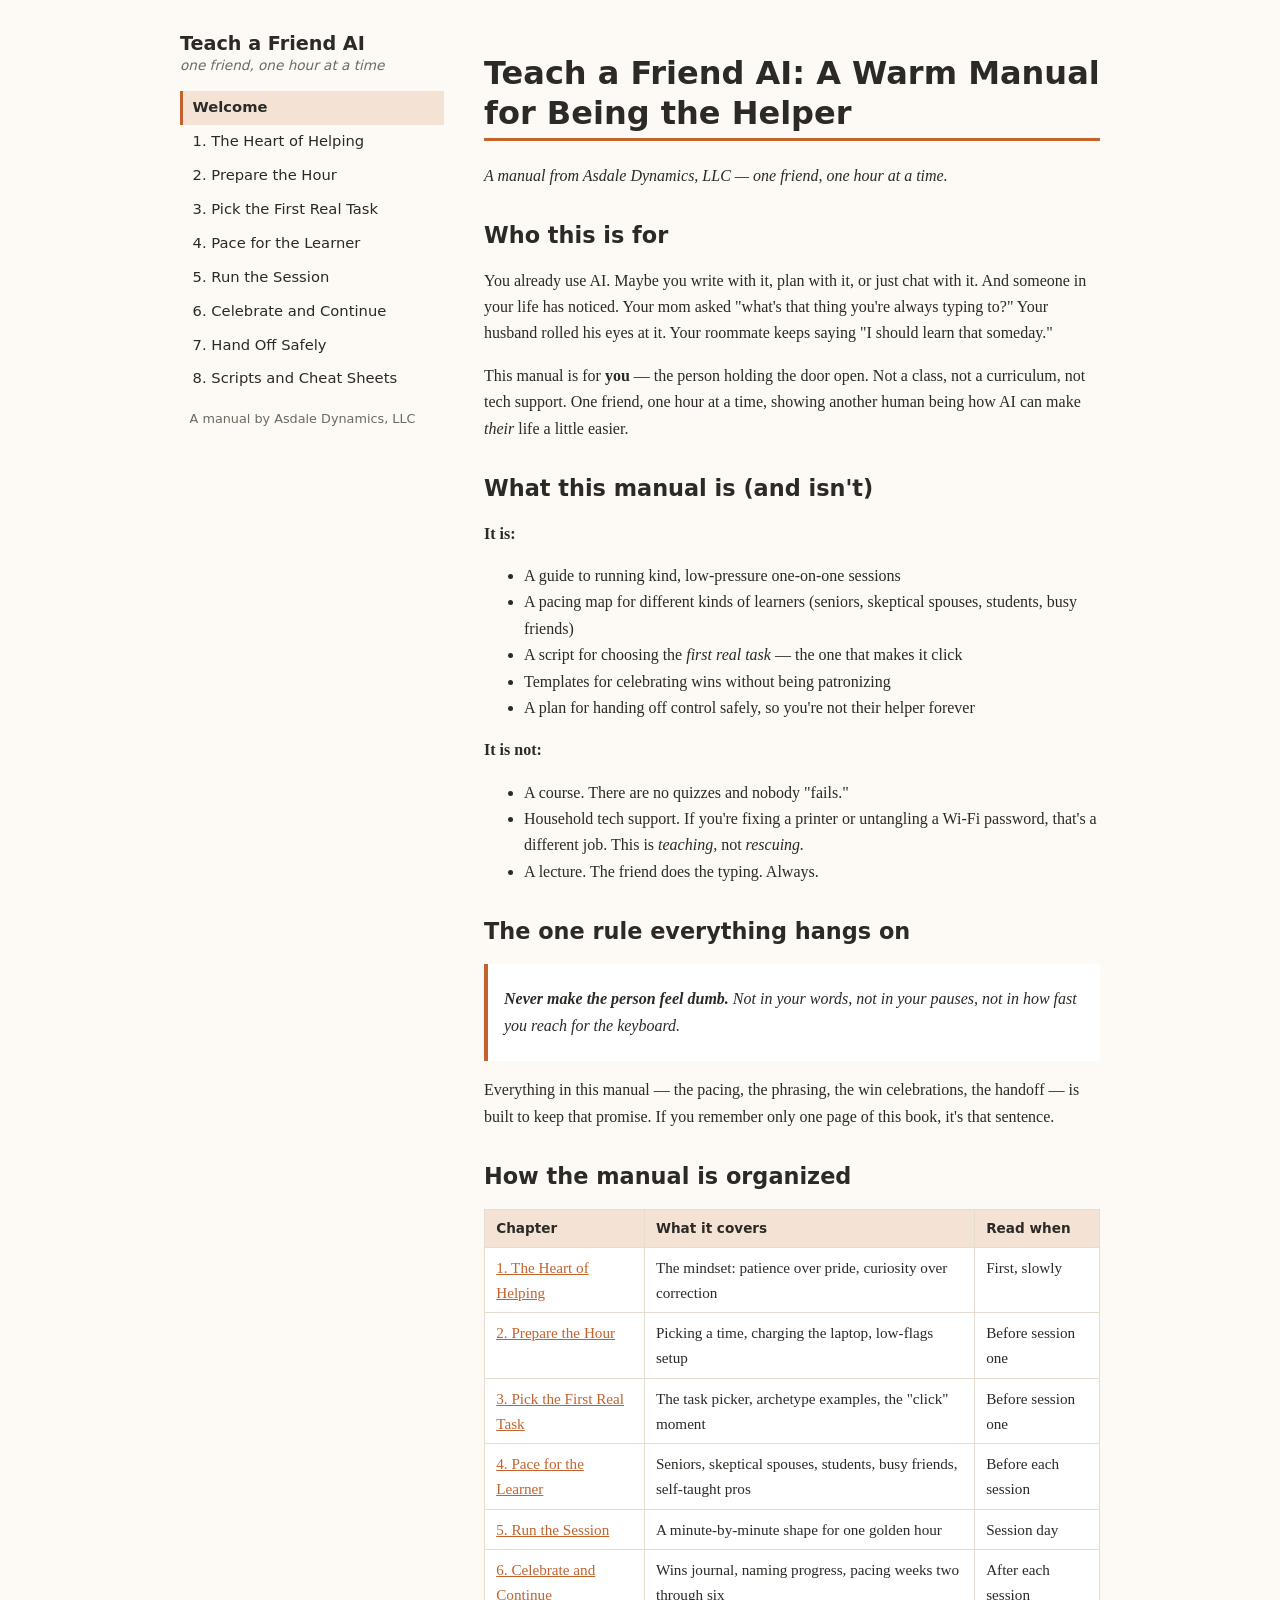
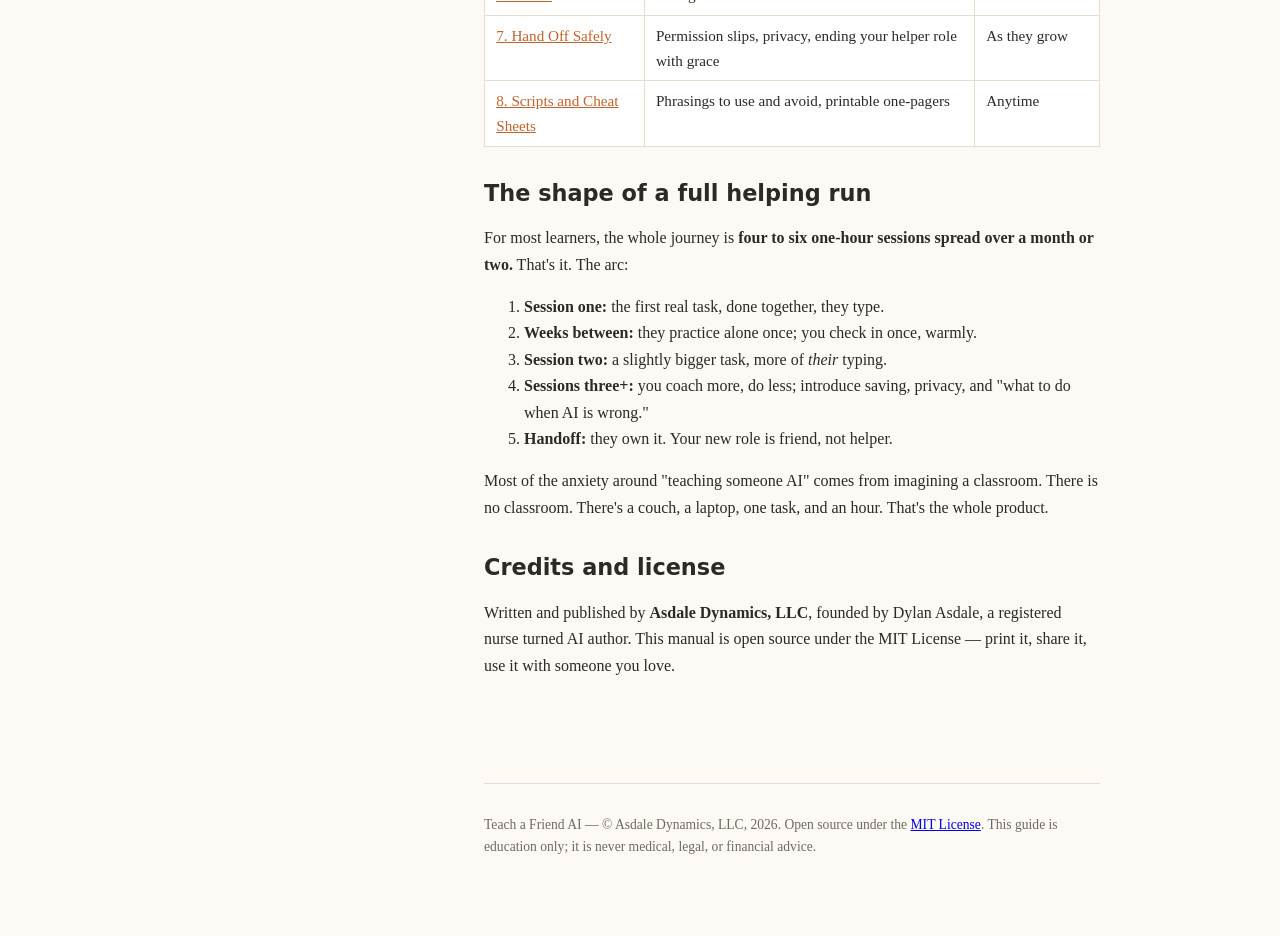
<file: site/index.html>
<!DOCTYPE html>
<html lang="en">
<head>
<meta charset="utf-8">
<meta name="viewport" content="width=device-width, initial-scale=1">
<title>Teach a Friend AI: A Warm Manual for Being the Helper — Teach a Friend AI</title>
<meta name="description" content="A warm, practical manual for helping one friend learn AI, one hour at a time. By Asdale Dynamics, LLC.">
<link rel="stylesheet" href="style.css">
<link rel="icon" href="data:image/svg+xml,%3Csvg xmlns='http://www.w3.org/2000/svg' viewBox='0 0 100 100'%3E%3Ctext y='0.9em' font-size='90'%3E%F0%9F%A4%9D%3C/text%3E%3C/svg%3E">
</head>
<body>
<nav class="site-nav">
  <a class="site-title" href="index.html"><strong>Teach a Friend AI</strong><span class="tagline">one friend, one hour at a time</span></a>
  <ul class="nav-list">
        <li><a href="index.html" aria-current="page">Welcome</a></li>
        <li><a href="01-the-heart-of-helping.html">1. The Heart of Helping</a></li>
        <li><a href="02-prepare-the-hour.html">2. Prepare the Hour</a></li>
        <li><a href="03-pick-the-first-real-task.html">3. Pick the First Real Task</a></li>
        <li><a href="04-pace-for-the-learner.html">4. Pace for the Learner</a></li>
        <li><a href="05-run-the-session.html">5. Run the Session</a></li>
        <li><a href="06-celebrate-and-continue.html">6. Celebrate and Continue</a></li>
        <li><a href="07-hand-off-safely.html">7. Hand Off Safely</a></li>
        <li><a href="08-scripts-and-cheat-sheets.html">8. Scripts and Cheat Sheets</a></li>
  </ul>
  <p class="nav-credit">A manual by Asdale Dynamics, LLC</p>
</nav>
<main class="content">
<h1 id="teach-a-friend-ai-a-warm-manual-for-being-the-helper">Teach a Friend AI: A Warm Manual for Being the Helper</h1>
<p><em>A manual from Asdale Dynamics, LLC — one friend, one hour at a time.</em></p>
<h2 id="who-this-is-for">Who this is for</h2>
<p>You already use AI. Maybe you write with it, plan with it, or just chat with it.
And someone in your life has noticed. Your mom asked "what's that thing you're
always typing to?" Your husband rolled his eyes at it. Your roommate keeps
saying "I should learn that someday."</p>
<p>This manual is for <strong>you</strong> — the person holding the door open. Not a class,
not a curriculum, not tech support. One friend, one hour at a time, showing
another human being how AI can make <em>their</em> life a little easier.</p>
<h2 id="what-this-manual-is-and-isnt">What this manual is (and isn't)</h2>
<p><strong>It is:</strong></p>
<ul>
<li>A guide to running kind, low-pressure one-on-one sessions</li>
<li>A pacing map for different kinds of learners (seniors, skeptical spouses,
  students, busy friends)</li>
<li>A script for choosing the <em>first real task</em> — the one that makes it click</li>
<li>Templates for celebrating wins without being patronizing</li>
<li>A plan for handing off control safely, so you're not their helper forever</li>
</ul>
<p><strong>It is not:</strong></p>
<ul>
<li>A course. There are no quizzes and nobody "fails."</li>
<li>Household tech support. If you're fixing a printer or untangling a Wi-Fi
  password, that's a different job. This is <em>teaching,</em> not <em>rescuing.</em></li>
<li>A lecture. The friend does the typing. Always.</li>
</ul>
<h2 id="the-one-rule-everything-hangs-on">The one rule everything hangs on</h2>
<blockquote>
<p><strong>Never make the person feel dumb.</strong>
Not in your words, not in your pauses, not in how fast you reach for the
keyboard.</p>
</blockquote>
<p>Everything in this manual — the pacing, the phrasing, the win celebrations,
the handoff — is built to keep that promise. If you remember only one page of
this book, it's that sentence.</p>
<h2 id="how-the-manual-is-organized">How the manual is organized</h2>
<table>
<thead>
<tr>
<th>Chapter</th>
<th>What it covers</th>
<th>Read when</th>
</tr>
</thead>
<tbody>
<tr>
<td><a href="01-the-heart-of-helping.html">1. The Heart of Helping</a></td>
<td>The mindset: patience over pride, curiosity over correction</td>
<td>First, slowly</td>
</tr>
<tr>
<td><a href="02-prepare-the-hour.html">2. Prepare the Hour</a></td>
<td>Picking a time, charging the laptop, low-flags setup</td>
<td>Before session one</td>
</tr>
<tr>
<td><a href="03-pick-the-first-real-task.html">3. Pick the First Real Task</a></td>
<td>The task picker, archetype examples, the "click" moment</td>
<td>Before session one</td>
</tr>
<tr>
<td><a href="04-pace-for-the-learner.html">4. Pace for the Learner</a></td>
<td>Seniors, skeptical spouses, students, busy friends, self-taught pros</td>
<td>Before each session</td>
</tr>
<tr>
<td><a href="05-run-the-session.html">5. Run the Session</a></td>
<td>A minute-by-minute shape for one golden hour</td>
<td>Session day</td>
</tr>
<tr>
<td><a href="06-celebrate-and-continue.html">6. Celebrate and Continue</a></td>
<td>Wins journal, naming progress, pacing weeks two through six</td>
<td>After each session</td>
</tr>
<tr>
<td><a href="07-hand-off-safely.html">7. Hand Off Safely</a></td>
<td>Permission slips, privacy, ending your helper role with grace</td>
<td>As they grow</td>
</tr>
<tr>
<td><a href="08-scripts-and-cheat-sheets.html">8. Scripts and Cheat Sheets</a></td>
<td>Phrasings to use and avoid, printable one-pagers</td>
<td>Anytime</td>
</tr>
</tbody>
</table>
<h2 id="the-shape-of-a-full-helping-run">The shape of a full helping run</h2>
<p>For most learners, the whole journey is <strong>four to six one-hour sessions spread
over a month or two.</strong> That's it. The arc:</p>
<ol>
<li><strong>Session one:</strong> the first real task, done together, they type.</li>
<li><strong>Weeks between:</strong> they practice alone once; you check in once, warmly.</li>
<li><strong>Session two:</strong> a slightly bigger task, more of <em>their</em> typing.</li>
<li><strong>Sessions three+:</strong> you coach more, do less; introduce saving, privacy,
   and "what to do when AI is wrong."</li>
<li><strong>Handoff:</strong> they own it. Your new role is friend, not helper.</li>
</ol>
<p>Most of the anxiety around "teaching someone AI" comes from imagining a
classroom. There is no classroom. There's a couch, a laptop, one task, and an
hour. That's the whole product.</p>
<h2 id="credits-and-license">Credits and license</h2>
<p>Written and published by <strong>Asdale Dynamics, LLC</strong>, founded by Dylan Asdale,
a registered nurse turned AI author. This manual is open source under the MIT
License — print it, share it, use it with someone you love.</p>
</main>
<footer class="site-footer">
  <p>Teach a Friend AI — © Asdale Dynamics, LLC, 2026. Open source under the <a href="https://opensource.org/licenses/MIT" rel="license">MIT License</a>. This guide is education only; it is never medical, legal, or financial advice.</p>
</footer>
</body>
</html>
</file>
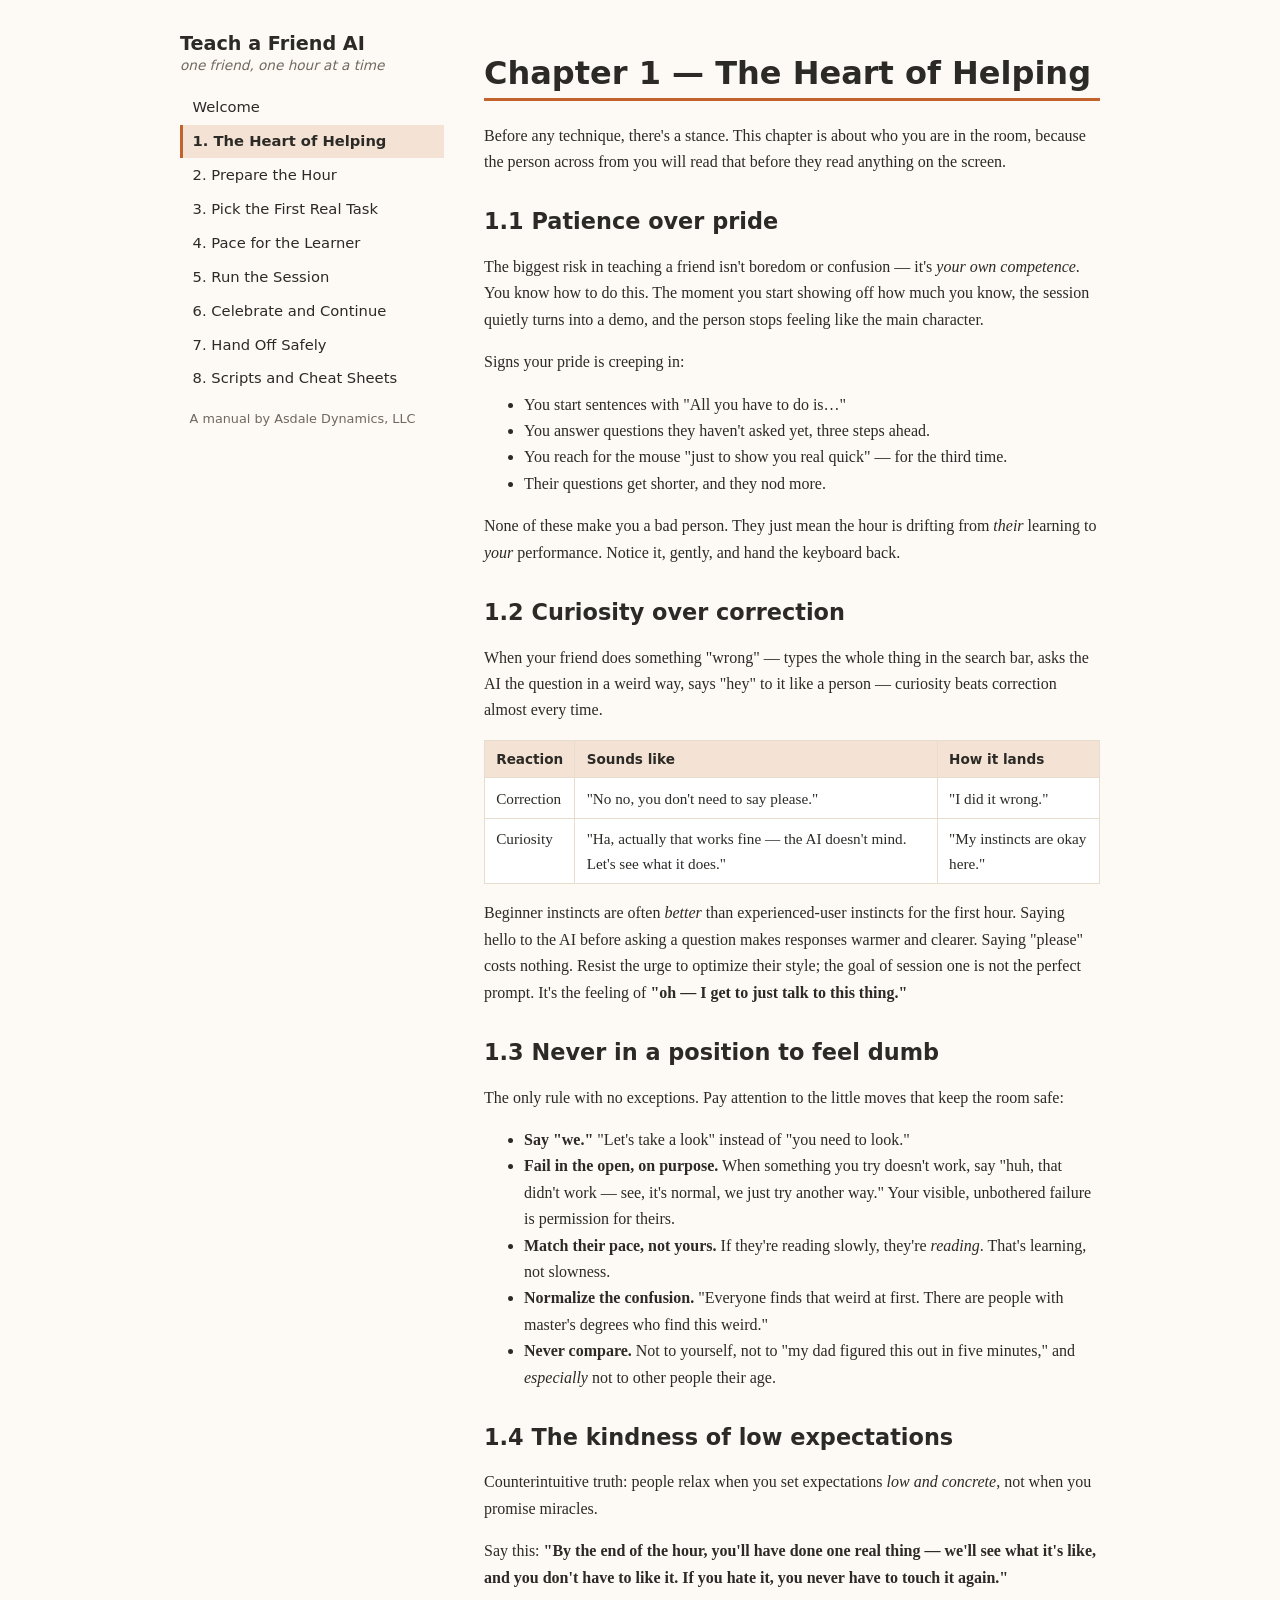
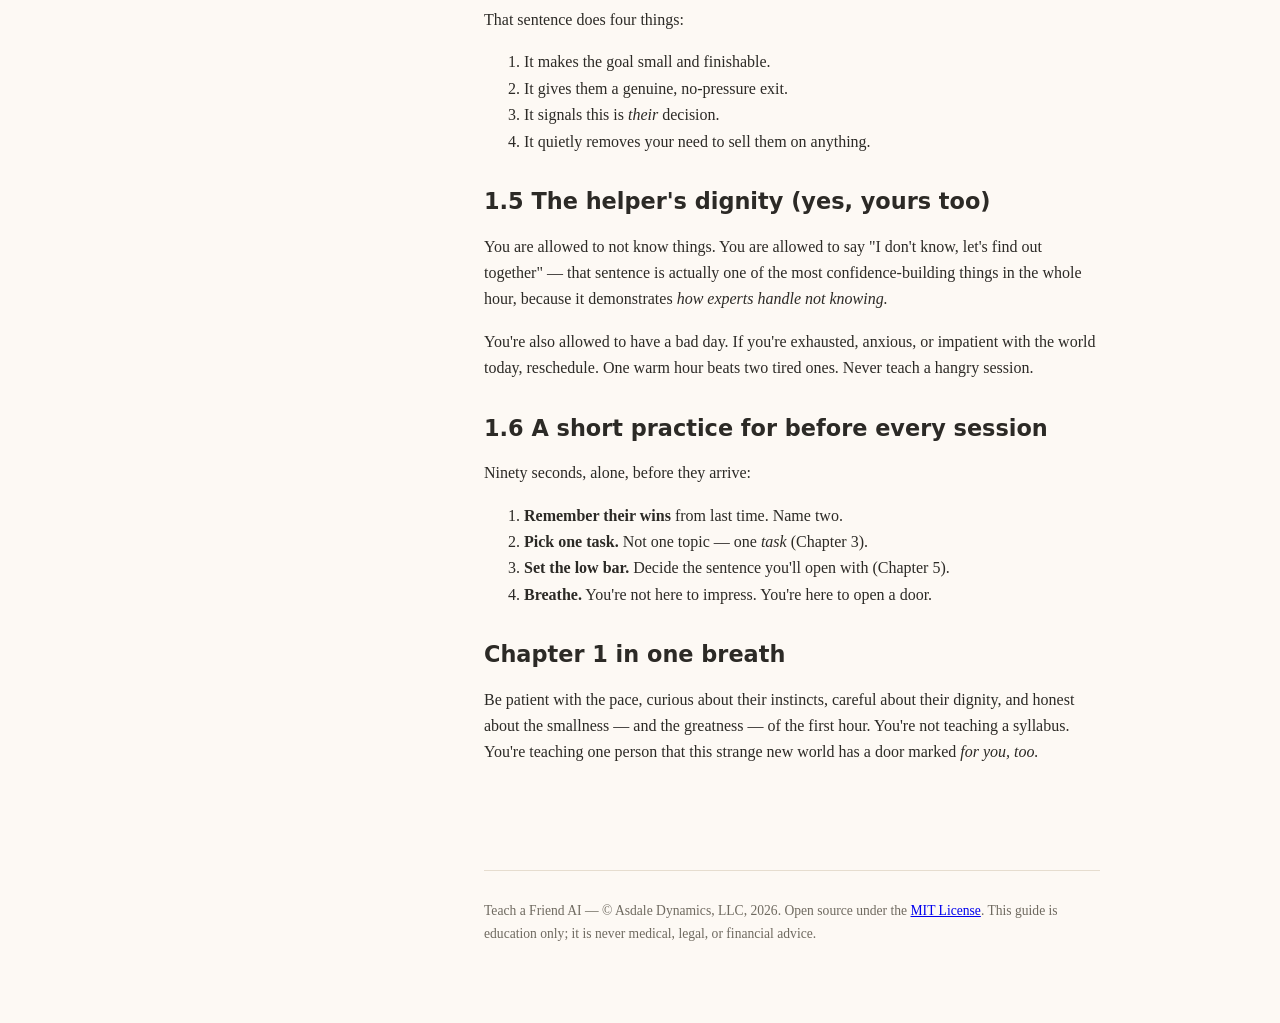
<file: site/01-the-heart-of-helping.html>
<!DOCTYPE html>
<html lang="en">
<head>
<meta charset="utf-8">
<meta name="viewport" content="width=device-width, initial-scale=1">
<title>Chapter 1 — The Heart of Helping — Teach a Friend AI</title>
<meta name="description" content="A warm, practical manual for helping one friend learn AI, one hour at a time. By Asdale Dynamics, LLC.">
<link rel="stylesheet" href="style.css">
<link rel="icon" href="data:image/svg+xml,%3Csvg xmlns='http://www.w3.org/2000/svg' viewBox='0 0 100 100'%3E%3Ctext y='0.9em' font-size='90'%3E%F0%9F%A4%9D%3C/text%3E%3C/svg%3E">
</head>
<body>
<nav class="site-nav">
  <a class="site-title" href="index.html"><strong>Teach a Friend AI</strong><span class="tagline">one friend, one hour at a time</span></a>
  <ul class="nav-list">
        <li><a href="index.html">Welcome</a></li>
        <li><a href="01-the-heart-of-helping.html" aria-current="page">1. The Heart of Helping</a></li>
        <li><a href="02-prepare-the-hour.html">2. Prepare the Hour</a></li>
        <li><a href="03-pick-the-first-real-task.html">3. Pick the First Real Task</a></li>
        <li><a href="04-pace-for-the-learner.html">4. Pace for the Learner</a></li>
        <li><a href="05-run-the-session.html">5. Run the Session</a></li>
        <li><a href="06-celebrate-and-continue.html">6. Celebrate and Continue</a></li>
        <li><a href="07-hand-off-safely.html">7. Hand Off Safely</a></li>
        <li><a href="08-scripts-and-cheat-sheets.html">8. Scripts and Cheat Sheets</a></li>
  </ul>
  <p class="nav-credit">A manual by Asdale Dynamics, LLC</p>
</nav>
<main class="content">
<h1 id="chapter-1-the-heart-of-helping">Chapter 1 — The Heart of Helping</h1>
<p>Before any technique, there's a stance. This chapter is about who you are in
the room, because the person across from you will read that before they read
anything on the screen.</p>
<h2 id="11-patience-over-pride">1.1 Patience over pride</h2>
<p>The biggest risk in teaching a friend isn't boredom or confusion — it's
<em>your own competence</em>. You know how to do this. The moment you start showing
off how much you know, the session quietly turns into a demo, and the person
stops feeling like the main character.</p>
<p>Signs your pride is creeping in:</p>
<ul>
<li>You start sentences with "All you have to do is…"</li>
<li>You answer questions they haven't asked yet, three steps ahead.</li>
<li>You reach for the mouse "just to show you real quick" — for the third time.</li>
<li>Their questions get shorter, and they nod more.</li>
</ul>
<p>None of these make you a bad person. They just mean the hour is drifting from
<em>their</em> learning to <em>your</em> performance. Notice it, gently, and hand the
keyboard back.</p>
<h2 id="12-curiosity-over-correction">1.2 Curiosity over correction</h2>
<p>When your friend does something "wrong" — types the whole thing in the search
bar, asks the AI the question in a weird way, says "hey" to it like a person —
curiosity beats correction almost every time.</p>
<table>
<thead>
<tr>
<th>Reaction</th>
<th>Sounds like</th>
<th>How it lands</th>
</tr>
</thead>
<tbody>
<tr>
<td>Correction</td>
<td>"No no, you don't need to say please."</td>
<td>"I did it wrong."</td>
</tr>
<tr>
<td>Curiosity</td>
<td>"Ha, actually that works fine — the AI doesn't mind. Let's see what it does."</td>
<td>"My instincts are okay here."</td>
</tr>
</tbody>
</table>
<p>Beginner instincts are often <em>better</em> than experienced-user instincts for the
first hour. Saying hello to the AI before asking a question makes responses
warmer and clearer. Saying "please" costs nothing. Resist the urge to optimize
their style; the goal of session one is not the perfect prompt. It's the
feeling of <strong>"oh — I get to just talk to this thing."</strong></p>
<h2 id="13-never-in-a-position-to-feel-dumb">1.3 Never in a position to feel dumb</h2>
<p>The only rule with no exceptions. Pay attention to the little moves that keep
the room safe:</p>
<ul>
<li><strong>Say "we."</strong> "Let's take a look" instead of "you need to look."</li>
<li><strong>Fail in the open, on purpose.</strong> When something you try doesn't work, say
  "huh, that didn't work — see, it's normal, we just try another way." Your
  visible, unbothered failure is permission for theirs.</li>
<li><strong>Match their pace, not yours.</strong> If they're reading slowly, they're
  <em>reading</em>. That's learning, not slowness.</li>
<li><strong>Normalize the confusion.</strong> "Everyone finds that weird at first. There are
  people with master's degrees who find this weird."</li>
<li><strong>Never compare.</strong> Not to yourself, not to "my dad figured this out in five
  minutes," and <em>especially</em> not to other people their age.</li>
</ul>
<h2 id="14-the-kindness-of-low-expectations">1.4 The kindness of low expectations</h2>
<p>Counterintuitive truth: people relax when you set expectations <em>low and
concrete</em>, not when you promise miracles.</p>
<p>Say this: <strong>"By the end of the hour, you'll have done one real thing — we'll
see what it's like, and you don't have to like it. If you hate it, you never
have to touch it again."</strong></p>
<p>That sentence does four things:</p>
<ol>
<li>It makes the goal small and finishable.</li>
<li>It gives them a genuine, no-pressure exit.</li>
<li>It signals this is <em>their</em> decision.</li>
<li>It quietly removes your need to sell them on anything.</li>
</ol>
<h2 id="15-the-helpers-dignity-yes-yours-too">1.5 The helper's dignity (yes, yours too)</h2>
<p>You are allowed to not know things. You are allowed to say "I don't know,
let's find out together" — that sentence is actually one of the most
confidence-building things in the whole hour, because it demonstrates <em>how
experts handle not knowing.</em></p>
<p>You're also allowed to have a bad day. If you're exhausted, anxious, or
impatient with the world today, reschedule. One warm hour beats two tired
ones. Never teach a hangry session.</p>
<h2 id="16-a-short-practice-for-before-every-session">1.6 A short practice for before every session</h2>
<p>Ninety seconds, alone, before they arrive:</p>
<ol>
<li><strong>Remember their wins</strong> from last time. Name two.</li>
<li><strong>Pick one task.</strong> Not one topic — one <em>task</em> (Chapter 3).</li>
<li><strong>Set the low bar.</strong> Decide the sentence you'll open with (Chapter 5).</li>
<li><strong>Breathe.</strong> You're not here to impress. You're here to open a door.</li>
</ol>
<h2 id="chapter-1-in-one-breath">Chapter 1 in one breath</h2>
<p>Be patient with the pace, curious about their instincts, careful about their
dignity, and honest about the smallness — and the greatness — of the first
hour. You're not teaching a syllabus. You're teaching one person that this
strange new world has a door marked <em>for you, too.</em></p>
</main>
<footer class="site-footer">
  <p>Teach a Friend AI — © Asdale Dynamics, LLC, 2026. Open source under the <a href="https://opensource.org/licenses/MIT" rel="license">MIT License</a>. This guide is education only; it is never medical, legal, or financial advice.</p>
</footer>
</body>
</html>
</file>
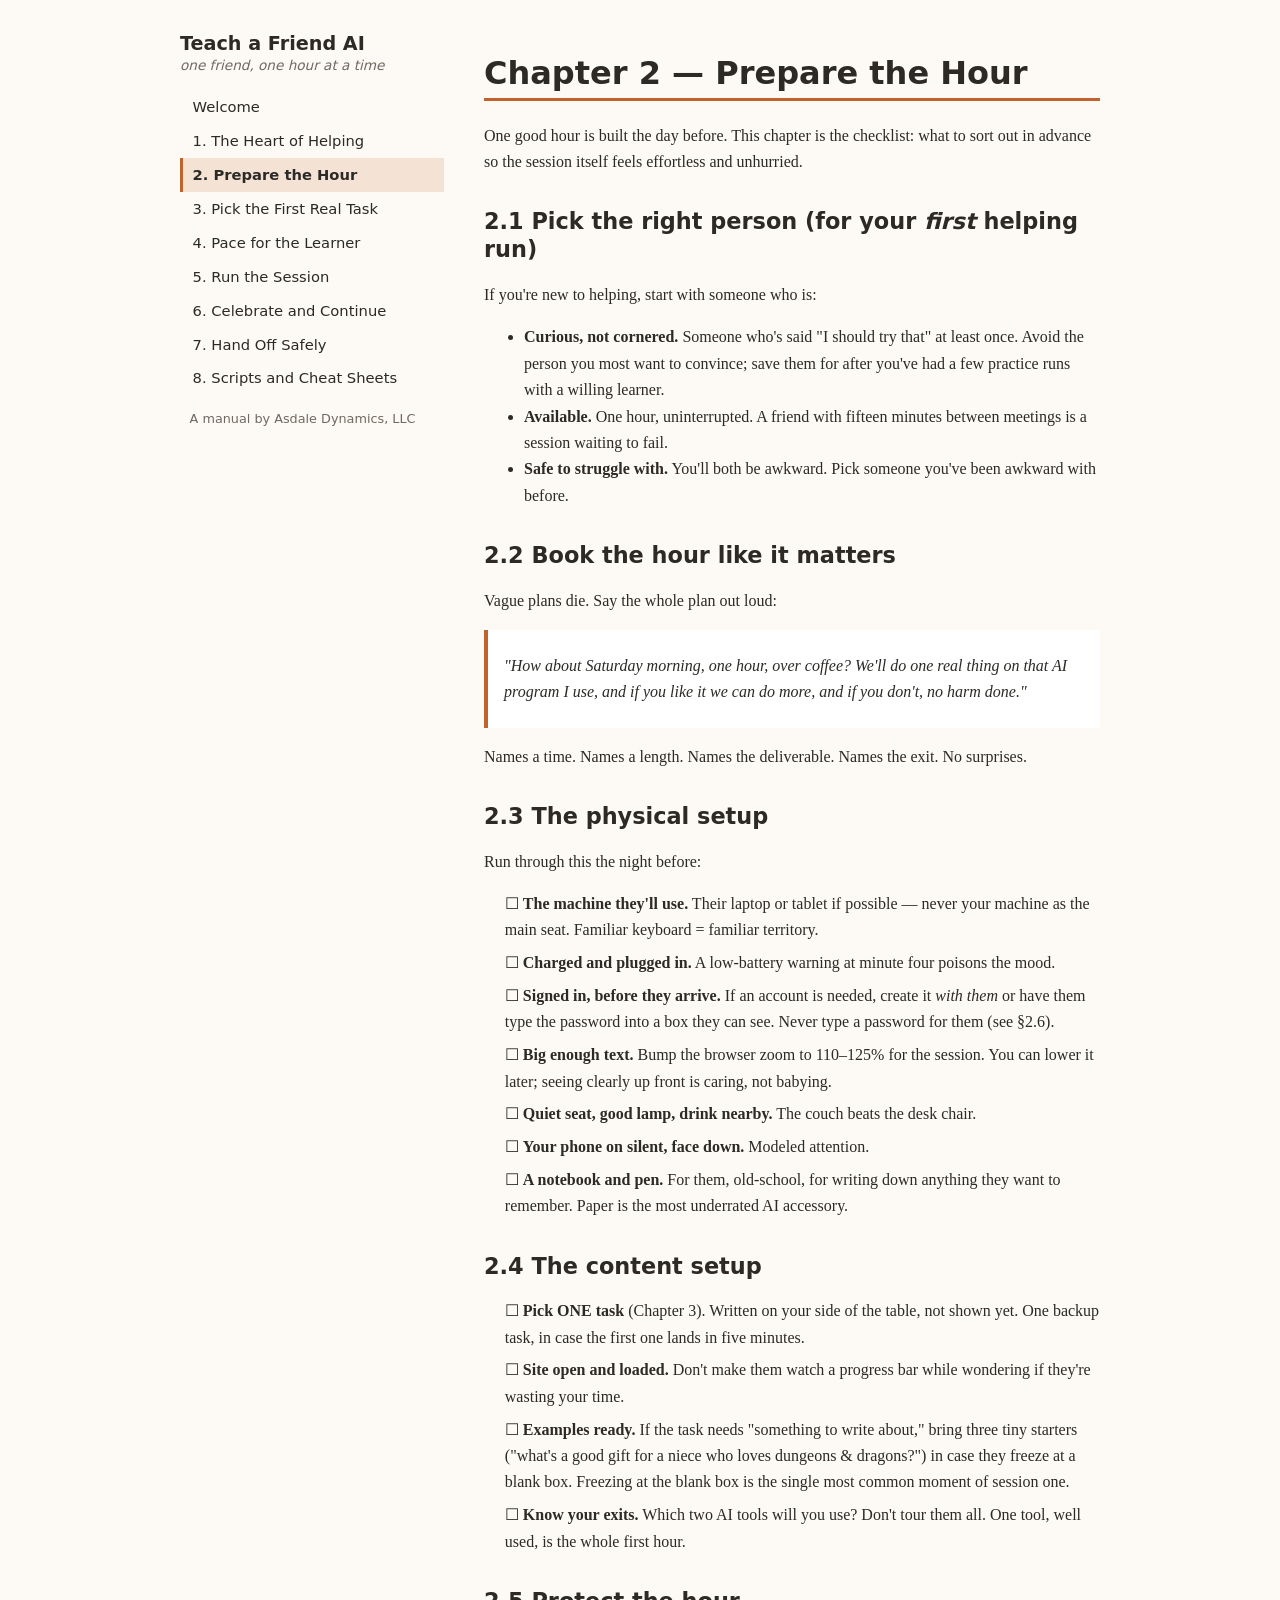
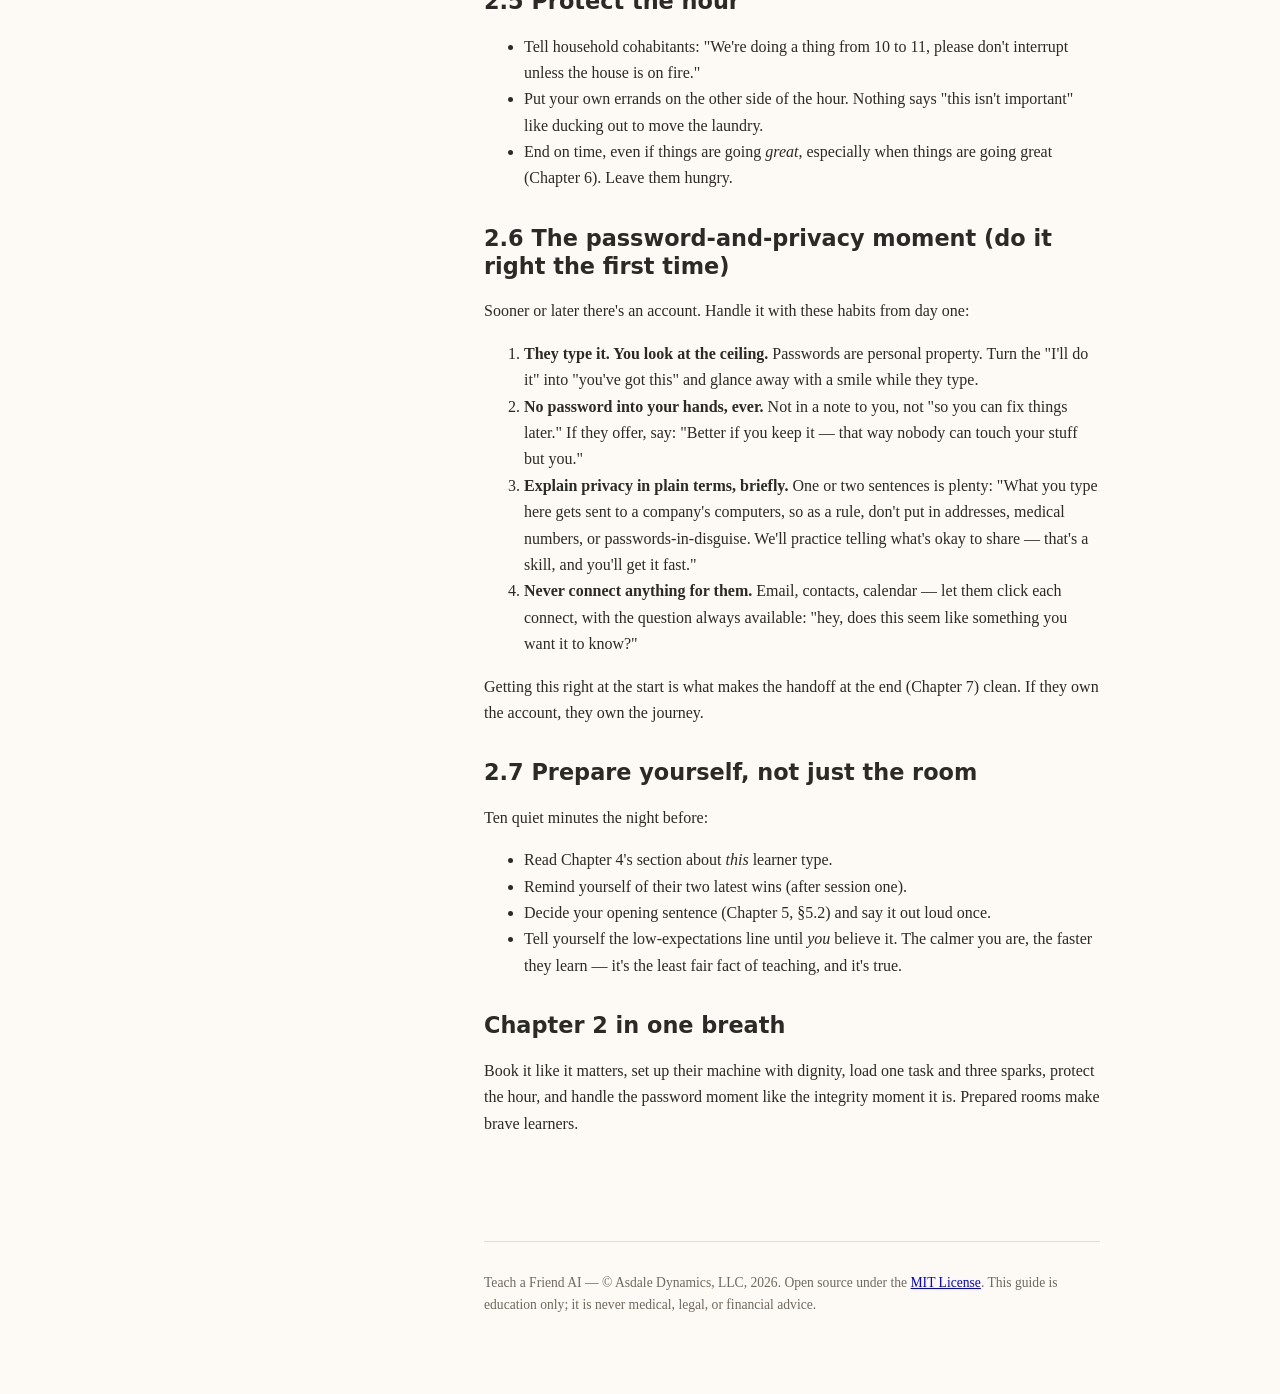
<file: site/02-prepare-the-hour.html>
<!DOCTYPE html>
<html lang="en">
<head>
<meta charset="utf-8">
<meta name="viewport" content="width=device-width, initial-scale=1">
<title>Chapter 2 — Prepare the Hour — Teach a Friend AI</title>
<meta name="description" content="A warm, practical manual for helping one friend learn AI, one hour at a time. By Asdale Dynamics, LLC.">
<link rel="stylesheet" href="style.css">
<link rel="icon" href="data:image/svg+xml,%3Csvg xmlns='http://www.w3.org/2000/svg' viewBox='0 0 100 100'%3E%3Ctext y='0.9em' font-size='90'%3E%F0%9F%A4%9D%3C/text%3E%3C/svg%3E">
</head>
<body>
<nav class="site-nav">
  <a class="site-title" href="index.html"><strong>Teach a Friend AI</strong><span class="tagline">one friend, one hour at a time</span></a>
  <ul class="nav-list">
        <li><a href="index.html">Welcome</a></li>
        <li><a href="01-the-heart-of-helping.html">1. The Heart of Helping</a></li>
        <li><a href="02-prepare-the-hour.html" aria-current="page">2. Prepare the Hour</a></li>
        <li><a href="03-pick-the-first-real-task.html">3. Pick the First Real Task</a></li>
        <li><a href="04-pace-for-the-learner.html">4. Pace for the Learner</a></li>
        <li><a href="05-run-the-session.html">5. Run the Session</a></li>
        <li><a href="06-celebrate-and-continue.html">6. Celebrate and Continue</a></li>
        <li><a href="07-hand-off-safely.html">7. Hand Off Safely</a></li>
        <li><a href="08-scripts-and-cheat-sheets.html">8. Scripts and Cheat Sheets</a></li>
  </ul>
  <p class="nav-credit">A manual by Asdale Dynamics, LLC</p>
</nav>
<main class="content">
<h1 id="chapter-2-prepare-the-hour">Chapter 2 — Prepare the Hour</h1>
<p>One good hour is built the day before. This chapter is the checklist: what to
sort out in advance so the session itself feels effortless and unhurried.</p>
<h2 id="21-pick-the-right-person-for-your-first-helping-run">2.1 Pick the right person (for your <em>first</em> helping run)</h2>
<p>If you're new to helping, start with someone who is:</p>
<ul>
<li><strong>Curious, not cornered.</strong> Someone who's said "I should try that" at
  least once. Avoid the person you most want to convince; save them for after
  you've had a few practice runs with a willing learner.</li>
<li><strong>Available.</strong> One hour, uninterrupted. A friend with fifteen minutes between
  meetings is a session waiting to fail.</li>
<li><strong>Safe to struggle with.</strong> You'll both be awkward. Pick someone you've been
  awkward with before.</li>
</ul>
<h2 id="22-book-the-hour-like-it-matters">2.2 Book the hour like it matters</h2>
<p>Vague plans die. Say the whole plan out loud:</p>
<blockquote>
<p>"How about Saturday morning, one hour, over coffee? We'll do one real thing
on that AI program I use, and if you like it we can do more, and if you
don't, no harm done."</p>
</blockquote>
<p>Names a time. Names a length. Names the deliverable. Names the exit. No
surprises.</p>
<h2 id="23-the-physical-setup">2.3 The physical setup</h2>
<p>Run through this the night before:</p>
<ul>
<li class="task"><span aria-hidden="true">☐</span> <strong>The machine they'll use.</strong> Their laptop or tablet if possible — never
      your machine as the main seat. Familiar keyboard = familiar territory.</li>
<li class="task"><span aria-hidden="true">☐</span> <strong>Charged and plugged in.</strong> A low-battery warning at minute four poisons
      the mood.</li>
<li class="task"><span aria-hidden="true">☐</span> <strong>Signed in, before they arrive.</strong> If an account is needed, create it
      <em>with them</em> or have them type the password into a box they can see. Never
      type a password for them (see §2.6).</li>
<li class="task"><span aria-hidden="true">☐</span> <strong>Big enough text.</strong> Bump the browser zoom to 110–125% for the session.
      You can lower it later; seeing clearly up front is caring, not babying.</li>
<li class="task"><span aria-hidden="true">☐</span> <strong>Quiet seat, good lamp, drink nearby.</strong> The couch beats the desk chair.</li>
<li class="task"><span aria-hidden="true">☐</span> <strong>Your phone on silent, face down.</strong> Modeled attention.</li>
<li class="task"><span aria-hidden="true">☐</span> <strong>A notebook and pen.</strong> For them, old-school, for writing down anything
      they want to remember. Paper is the most underrated AI accessory.</li>
</ul>
<h2 id="24-the-content-setup">2.4 The content setup</h2>
<ul>
<li class="task"><span aria-hidden="true">☐</span> <strong>Pick ONE task</strong> (Chapter 3). Written on your side of the table, not
      shown yet. One backup task, in case the first one lands in five minutes.</li>
<li class="task"><span aria-hidden="true">☐</span> <strong>Site open and loaded.</strong> Don't make them watch a progress bar while
      wondering if they're wasting your time.</li>
<li class="task"><span aria-hidden="true">☐</span> <strong>Examples ready.</strong> If the task needs "something to write about," bring
      three tiny starters ("what's a good gift for a niece who loves dungeons
      &amp; dragons?") in case they freeze at a blank box. Freezing at the blank
      box is the single most common moment of session one.</li>
<li class="task"><span aria-hidden="true">☐</span> <strong>Know your exits.</strong> Which two AI tools will you use? Don't tour them
      all. One tool, well used, is the whole first hour.</li>
</ul>
<h2 id="25-protect-the-hour">2.5 Protect the hour</h2>
<ul>
<li>Tell household cohabitants: "We're doing a thing from 10 to 11, please don't
  interrupt unless the house is on fire."</li>
<li>Put your own errands on the other side of the hour. Nothing says "this isn't
  important" like ducking out to move the laundry.</li>
<li>End on time, even if things are going <em>great</em>, especially when things are
  going great (Chapter 6). Leave them hungry.</li>
</ul>
<h2 id="26-the-password-and-privacy-moment-do-it-right-the-first-time">2.6 The password-and-privacy moment (do it right the first time)</h2>
<p>Sooner or later there's an account. Handle it with these habits from day one:</p>
<ol>
<li><strong>They type it. You look at the ceiling.</strong> Passwords are personal property.
   Turn the "I'll do it" into "you've got this" and glance away with a smile
   while they type.</li>
<li><strong>No password into your hands, ever.</strong> Not in a note to you, not "so you
   can fix things later." If they offer, say: "Better if you keep it — that
   way nobody can touch your stuff but you."</li>
<li><strong>Explain privacy in plain terms, briefly.</strong> One or two sentences is
   plenty: "What you type here gets sent to a company's computers, so as a
   rule, don't put in addresses, medical numbers, or passwords-in-disguise.
   We'll practice telling what's okay to share — that's a skill, and you'll
   get it fast."</li>
<li><strong>Never connect anything for them.</strong> Email, contacts, calendar — let them
   click each connect, with the question always available: "hey, does this
   seem like something you want it to know?"</li>
</ol>
<p>Getting this right at the start is what makes the handoff at the end
(Chapter 7) clean. If they own the account, they own the journey.</p>
<h2 id="27-prepare-yourself-not-just-the-room">2.7 Prepare yourself, not just the room</h2>
<p>Ten quiet minutes the night before:</p>
<ul>
<li>Read Chapter 4's section about <em>this</em> learner type.</li>
<li>Remind yourself of their two latest wins (after session one).</li>
<li>Decide your opening sentence (Chapter 5, §5.2) and say it out loud once.</li>
<li>Tell yourself the low-expectations line until <em>you</em> believe it. The calmer
  you are, the faster they learn — it's the least fair fact of teaching, and
  it's true.</li>
</ul>
<h2 id="chapter-2-in-one-breath">Chapter 2 in one breath</h2>
<p>Book it like it matters, set up their machine with dignity, load one task and
three sparks, protect the hour, and handle the password moment like the
integrity moment it is. Prepared rooms make brave learners.</p>
</main>
<footer class="site-footer">
  <p>Teach a Friend AI — © Asdale Dynamics, LLC, 2026. Open source under the <a href="https://opensource.org/licenses/MIT" rel="license">MIT License</a>. This guide is education only; it is never medical, legal, or financial advice.</p>
</footer>
</body>
</html>
</file>
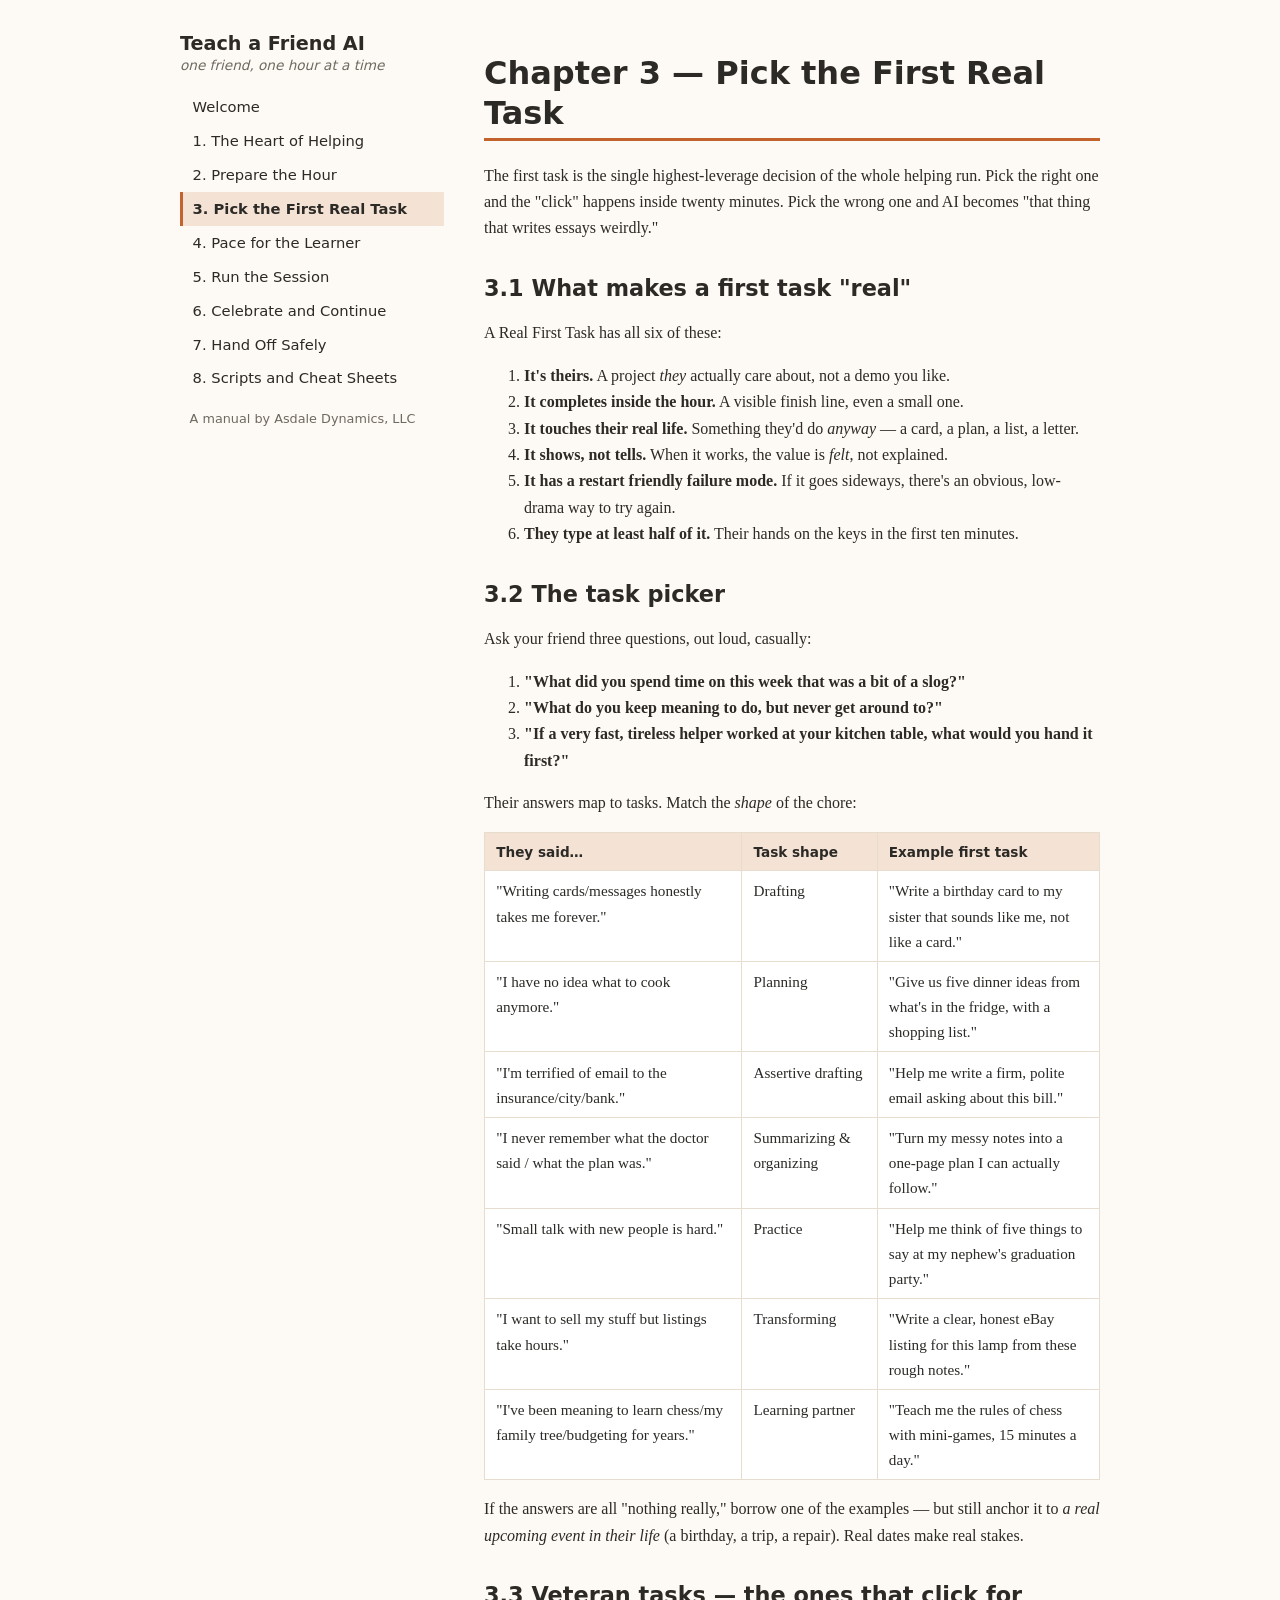
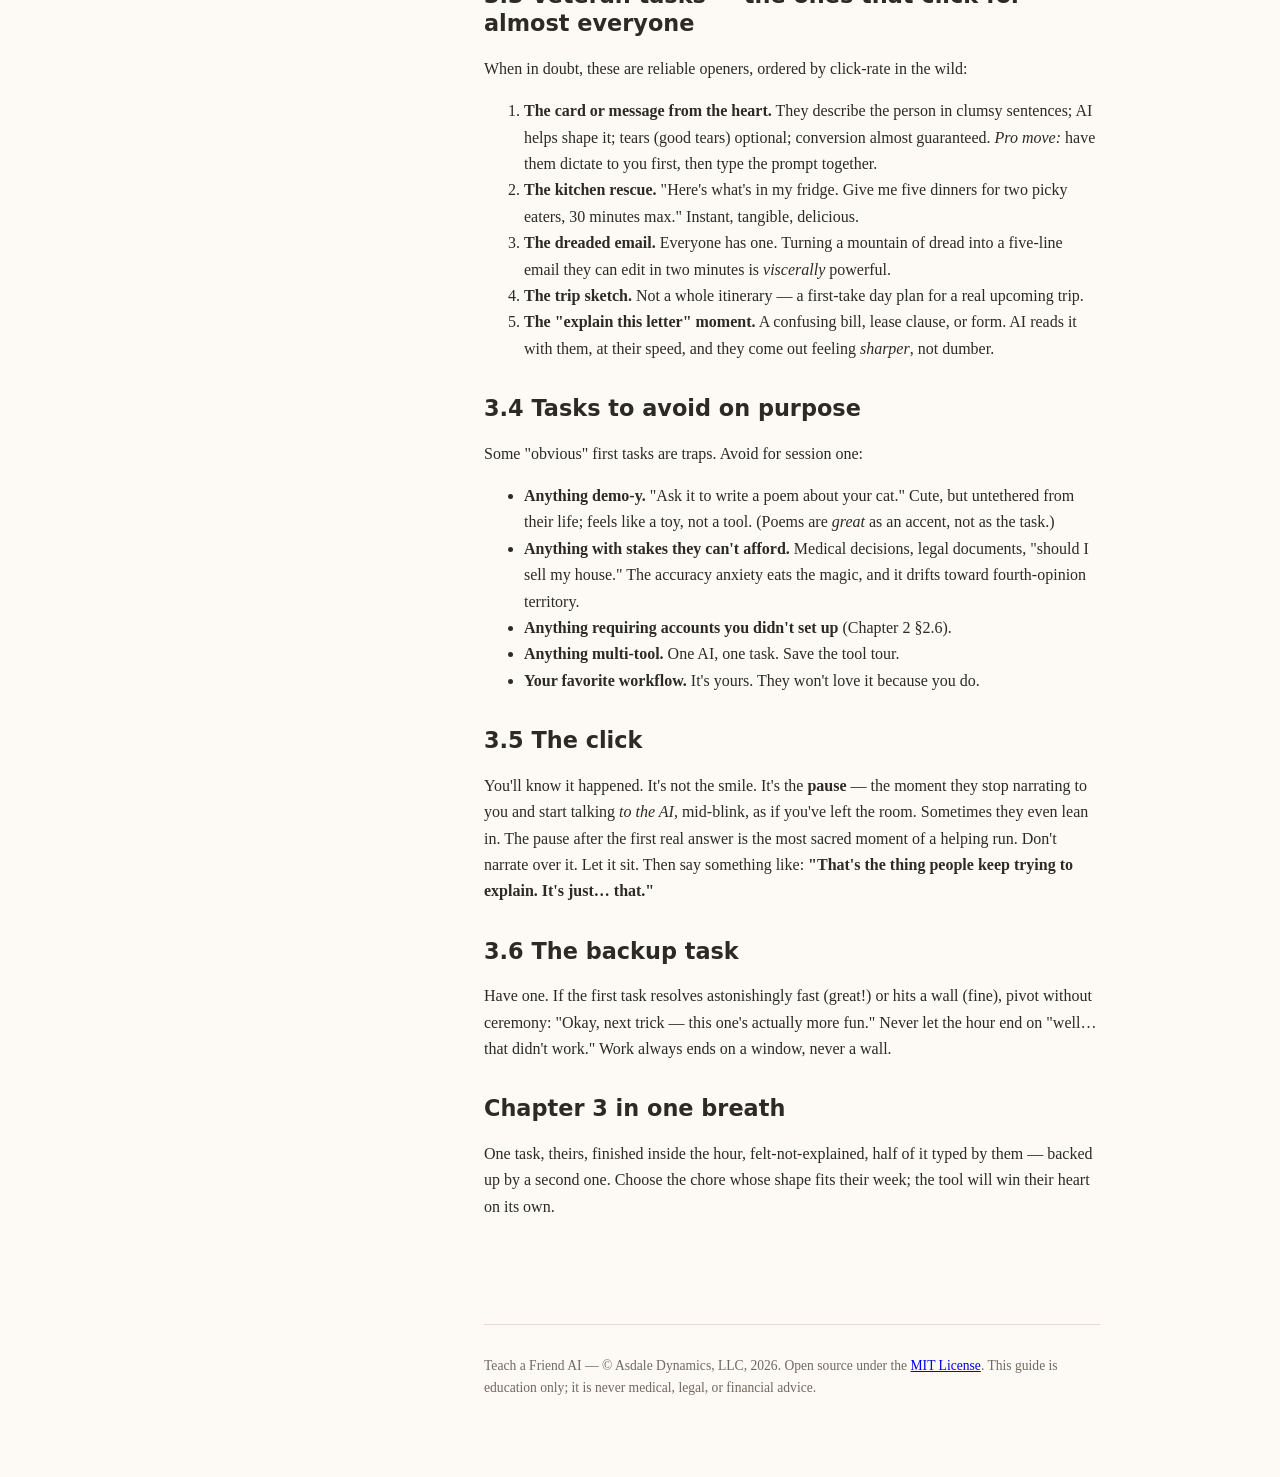
<file: site/03-pick-the-first-real-task.html>
<!DOCTYPE html>
<html lang="en">
<head>
<meta charset="utf-8">
<meta name="viewport" content="width=device-width, initial-scale=1">
<title>Chapter 3 — Pick the First Real Task — Teach a Friend AI</title>
<meta name="description" content="A warm, practical manual for helping one friend learn AI, one hour at a time. By Asdale Dynamics, LLC.">
<link rel="stylesheet" href="style.css">
<link rel="icon" href="data:image/svg+xml,%3Csvg xmlns='http://www.w3.org/2000/svg' viewBox='0 0 100 100'%3E%3Ctext y='0.9em' font-size='90'%3E%F0%9F%A4%9D%3C/text%3E%3C/svg%3E">
</head>
<body>
<nav class="site-nav">
  <a class="site-title" href="index.html"><strong>Teach a Friend AI</strong><span class="tagline">one friend, one hour at a time</span></a>
  <ul class="nav-list">
        <li><a href="index.html">Welcome</a></li>
        <li><a href="01-the-heart-of-helping.html">1. The Heart of Helping</a></li>
        <li><a href="02-prepare-the-hour.html">2. Prepare the Hour</a></li>
        <li><a href="03-pick-the-first-real-task.html" aria-current="page">3. Pick the First Real Task</a></li>
        <li><a href="04-pace-for-the-learner.html">4. Pace for the Learner</a></li>
        <li><a href="05-run-the-session.html">5. Run the Session</a></li>
        <li><a href="06-celebrate-and-continue.html">6. Celebrate and Continue</a></li>
        <li><a href="07-hand-off-safely.html">7. Hand Off Safely</a></li>
        <li><a href="08-scripts-and-cheat-sheets.html">8. Scripts and Cheat Sheets</a></li>
  </ul>
  <p class="nav-credit">A manual by Asdale Dynamics, LLC</p>
</nav>
<main class="content">
<h1 id="chapter-3-pick-the-first-real-task">Chapter 3 — Pick the First Real Task</h1>
<p>The first task is the single highest-leverage decision of the whole helping
run. Pick the right one and the "click" happens inside twenty minutes. Pick
the wrong one and AI becomes "that thing that writes essays weirdly."</p>
<h2 id="31-what-makes-a-first-task-real">3.1 What makes a first task "real"</h2>
<p>A Real First Task has all six of these:</p>
<ol>
<li><strong>It's theirs.</strong> A project <em>they</em> actually care about, not a demo you like.</li>
<li><strong>It completes inside the hour.</strong> A visible finish line, even a small one.</li>
<li><strong>It touches their real life.</strong> Something they'd do <em>anyway</em> — a card, a
   plan, a list, a letter.</li>
<li><strong>It shows, not tells.</strong> When it works, the value is <em>felt</em>, not explained.</li>
<li><strong>It has a restart friendly failure mode.</strong> If it goes sideways, there's an
   obvious, low-drama way to try again.</li>
<li><strong>They type at least half of it.</strong> Their hands on the keys in the first
   ten minutes.</li>
</ol>
<h2 id="32-the-task-picker">3.2 The task picker</h2>
<p>Ask your friend three questions, out loud, casually:</p>
<ol>
<li><strong>"What did you spend time on this week that was a bit of a slog?"</strong></li>
<li><strong>"What do you keep meaning to do, but never get around to?"</strong></li>
<li><strong>"If a very fast, tireless helper worked at your kitchen table, what would
   you hand it first?"</strong></li>
</ol>
<p>Their answers map to tasks. Match the <em>shape</em> of the chore:</p>
<table>
<thead>
<tr>
<th>They said…</th>
<th>Task shape</th>
<th>Example first task</th>
</tr>
</thead>
<tbody>
<tr>
<td>"Writing cards/messages honestly takes me forever."</td>
<td>Drafting</td>
<td>"Write a birthday card to my sister that sounds like me, not like a card."</td>
</tr>
<tr>
<td>"I have no idea what to cook anymore."</td>
<td>Planning</td>
<td>"Give us five dinner ideas from what's in the fridge, with a shopping list."</td>
</tr>
<tr>
<td>"I'm terrified of email to the insurance/city/bank."</td>
<td>Assertive drafting</td>
<td>"Help me write a firm, polite email asking about this bill."</td>
</tr>
<tr>
<td>"I never remember what the doctor said / what the plan was."</td>
<td>Summarizing &amp; organizing</td>
<td>"Turn my messy notes into a one-page plan I can actually follow."</td>
</tr>
<tr>
<td>"Small talk with new people is hard."</td>
<td>Practice</td>
<td>"Help me think of five things to say at my nephew's graduation party."</td>
</tr>
<tr>
<td>"I want to sell my stuff but listings take hours."</td>
<td>Transforming</td>
<td>"Write a clear, honest eBay listing for this lamp from these rough notes."</td>
</tr>
<tr>
<td>"I've been meaning to learn chess/my family tree/budgeting for years."</td>
<td>Learning partner</td>
<td>"Teach me the rules of chess with mini-games, 15 minutes a day."</td>
</tr>
</tbody>
</table>
<p>If the answers are all "nothing really," borrow one of the examples — but
still anchor it to <em>a real upcoming event in their life</em> (a birthday, a trip,
a repair). Real dates make real stakes.</p>
<h2 id="33-veteran-tasks-the-ones-that-click-for-almost-everyone">3.3 Veteran tasks — the ones that click for almost everyone</h2>
<p>When in doubt, these are reliable openers, ordered by click-rate in the wild:</p>
<ol>
<li><strong>The card or message from the heart.</strong> They describe the person in clumsy
   sentences; AI helps shape it; tears (good tears) optional; conversion
   almost guaranteed. <em>Pro move:</em> have them dictate to you first, then type
   the prompt together.</li>
<li><strong>The kitchen rescue.</strong> "Here's what's in my fridge. Give me five dinners
   for two picky eaters, 30 minutes max." Instant, tangible, delicious.</li>
<li><strong>The dreaded email.</strong> Everyone has one. Turning a mountain of dread into
   a five-line email they can edit in two minutes is <em>viscerally</em> powerful.</li>
<li><strong>The trip sketch.</strong> Not a whole itinerary — a first-take day plan for a
   real upcoming trip.</li>
<li><strong>The "explain this letter" moment.</strong> A confusing bill, lease clause, or
   form. AI reads it with them, at their speed, and they come out feeling
   <em>sharper</em>, not dumber.</li>
</ol>
<h2 id="34-tasks-to-avoid-on-purpose">3.4 Tasks to avoid on purpose</h2>
<p>Some "obvious" first tasks are traps. Avoid for session one:</p>
<ul>
<li><strong>Anything demo-y.</strong> "Ask it to write a poem about your cat." Cute, but
  untethered from their life; feels like a toy, not a tool. (Poems are <em>great</em>
  as an accent, not as the task.)</li>
<li><strong>Anything with stakes they can't afford.</strong> Medical decisions, legal
  documents, "should I sell my house." The accuracy anxiety eats the magic,
  and it drifts toward fourth-opinion territory.</li>
<li><strong>Anything requiring accounts you didn't set up</strong> (Chapter 2 §2.6).</li>
<li><strong>Anything multi-tool.</strong> One AI, one task. Save the tool tour.</li>
<li><strong>Your favorite workflow.</strong> It's yours. They won't love it because you do.</li>
</ul>
<h2 id="35-the-click">3.5 The click</h2>
<p>You'll know it happened. It's not the smile. It's the <strong>pause</strong> — the moment
they stop narrating to you and start talking <em>to the AI</em>, mid-blink, as if
you've left the room. Sometimes they even lean in. The pause after the first
real answer is the most sacred moment of a helping run. Don't narrate over it.
Let it sit. Then say something like: <strong>"That's the thing people keep trying
to explain. It's just… that."</strong></p>
<h2 id="36-the-backup-task">3.6 The backup task</h2>
<p>Have one. If the first task resolves astonishingly fast (great!) or hits a
wall (fine), pivot without ceremony: "Okay, next trick — this one's actually
more fun." Never let the hour end on "well… that didn't work." Work always
ends on a window, never a wall.</p>
<h2 id="chapter-3-in-one-breath">Chapter 3 in one breath</h2>
<p>One task, theirs, finished inside the hour, felt-not-explained, half of it
typed by them — backed up by a second one. Choose the chore whose shape fits
their week; the tool will win their heart on its own.</p>
</main>
<footer class="site-footer">
  <p>Teach a Friend AI — © Asdale Dynamics, LLC, 2026. Open source under the <a href="https://opensource.org/licenses/MIT" rel="license">MIT License</a>. This guide is education only; it is never medical, legal, or financial advice.</p>
</footer>
</body>
</html>
</file>
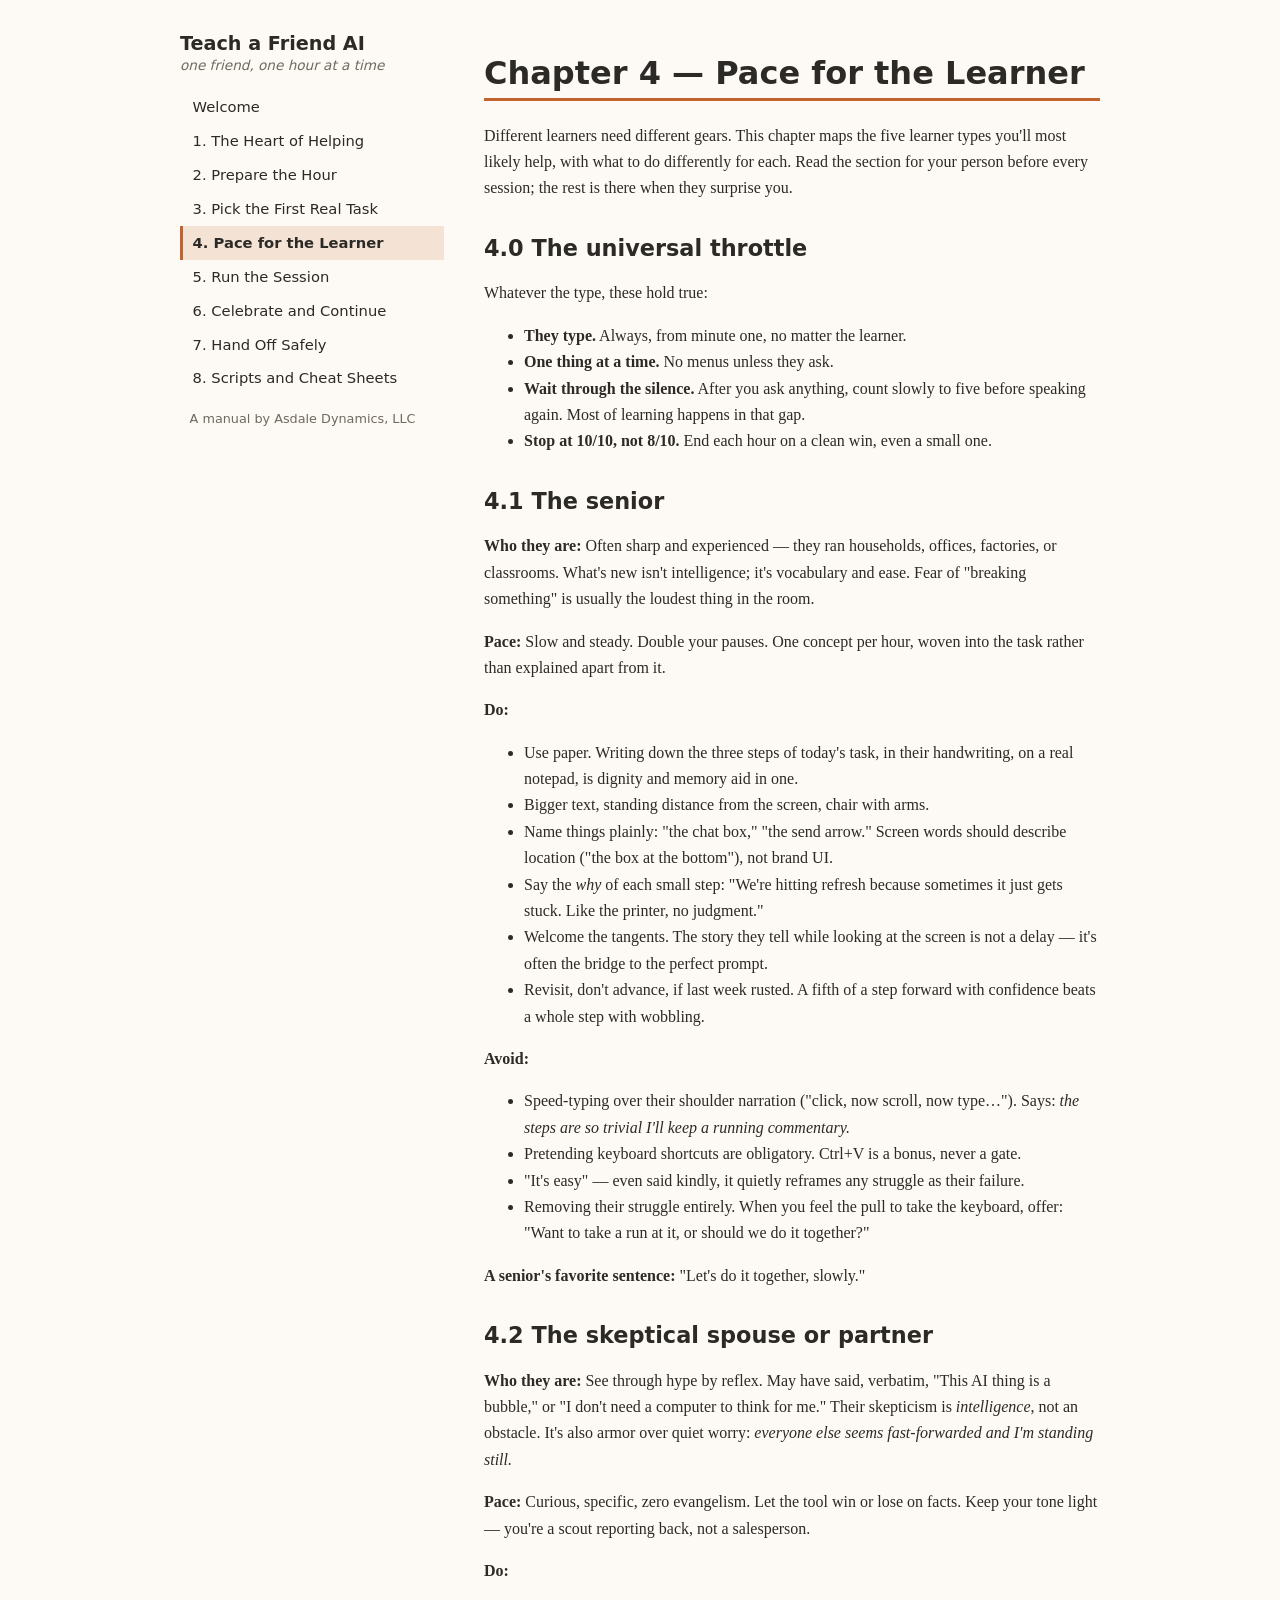
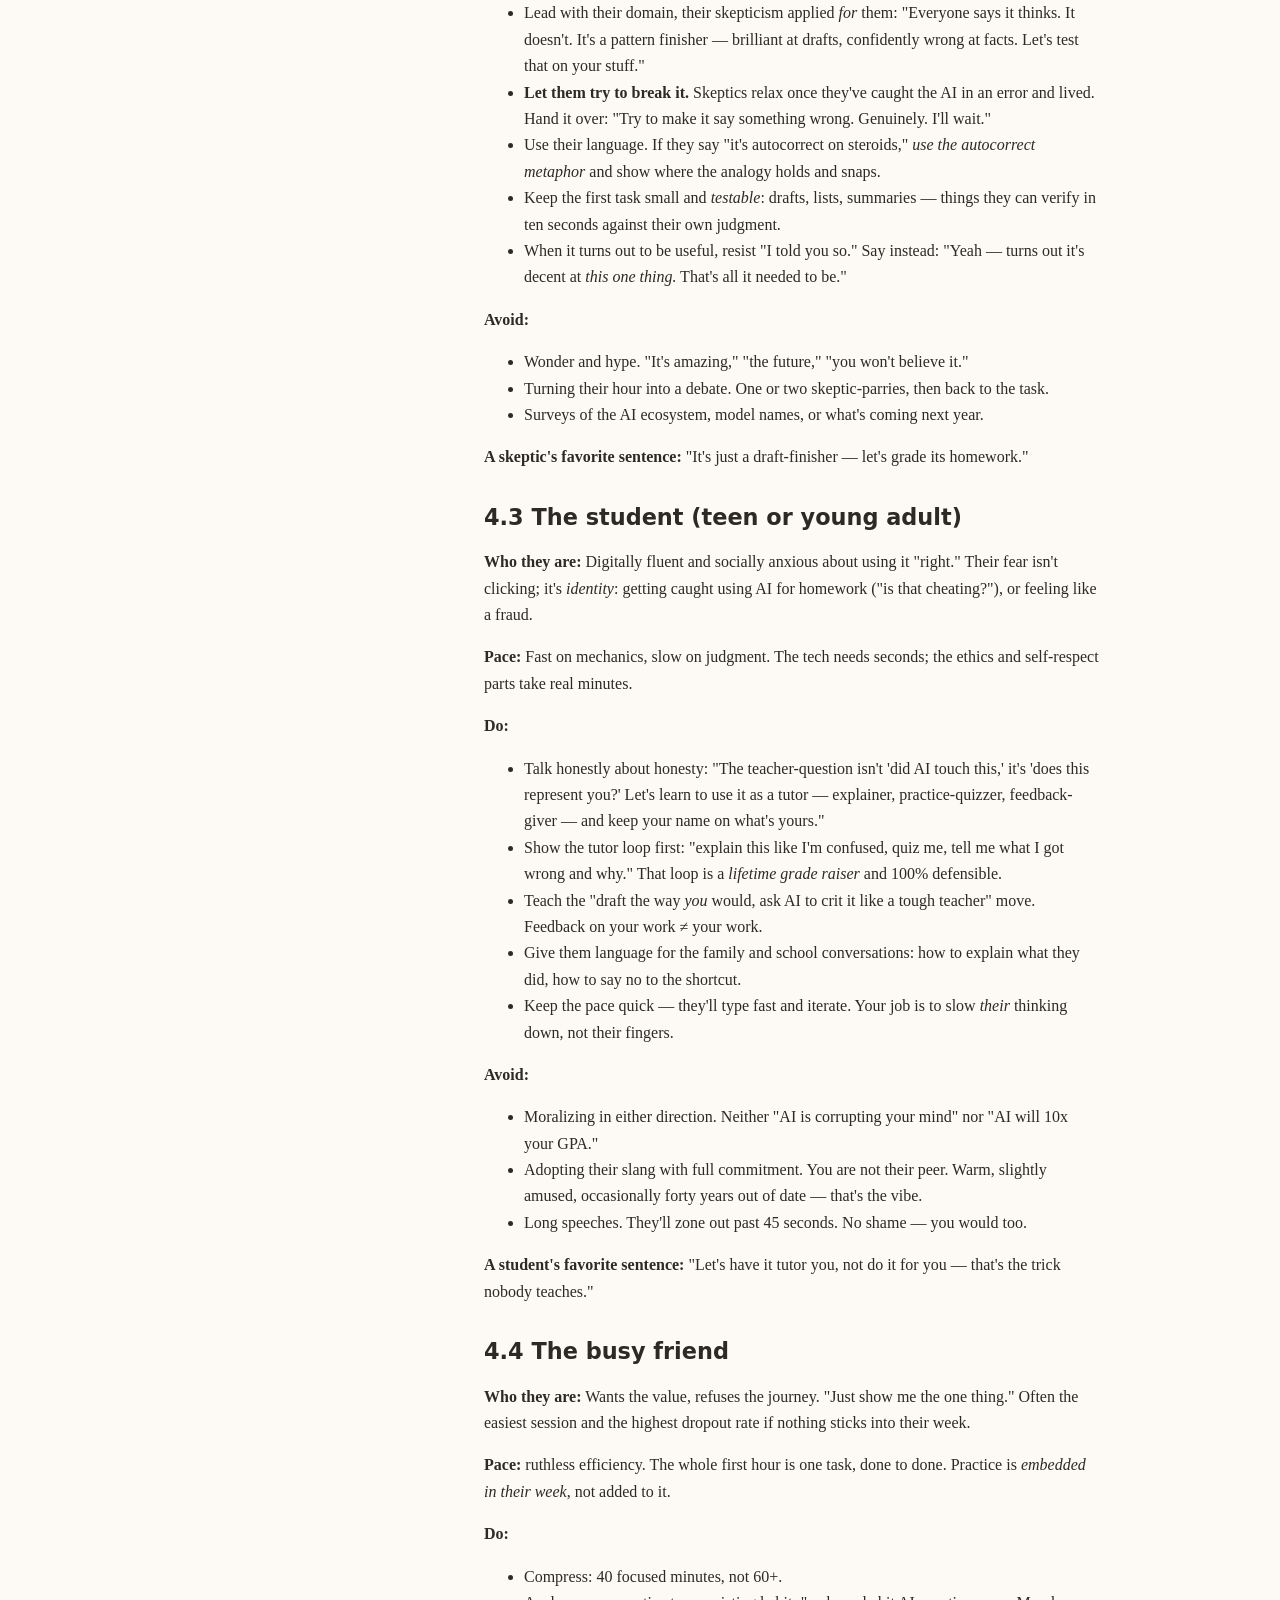
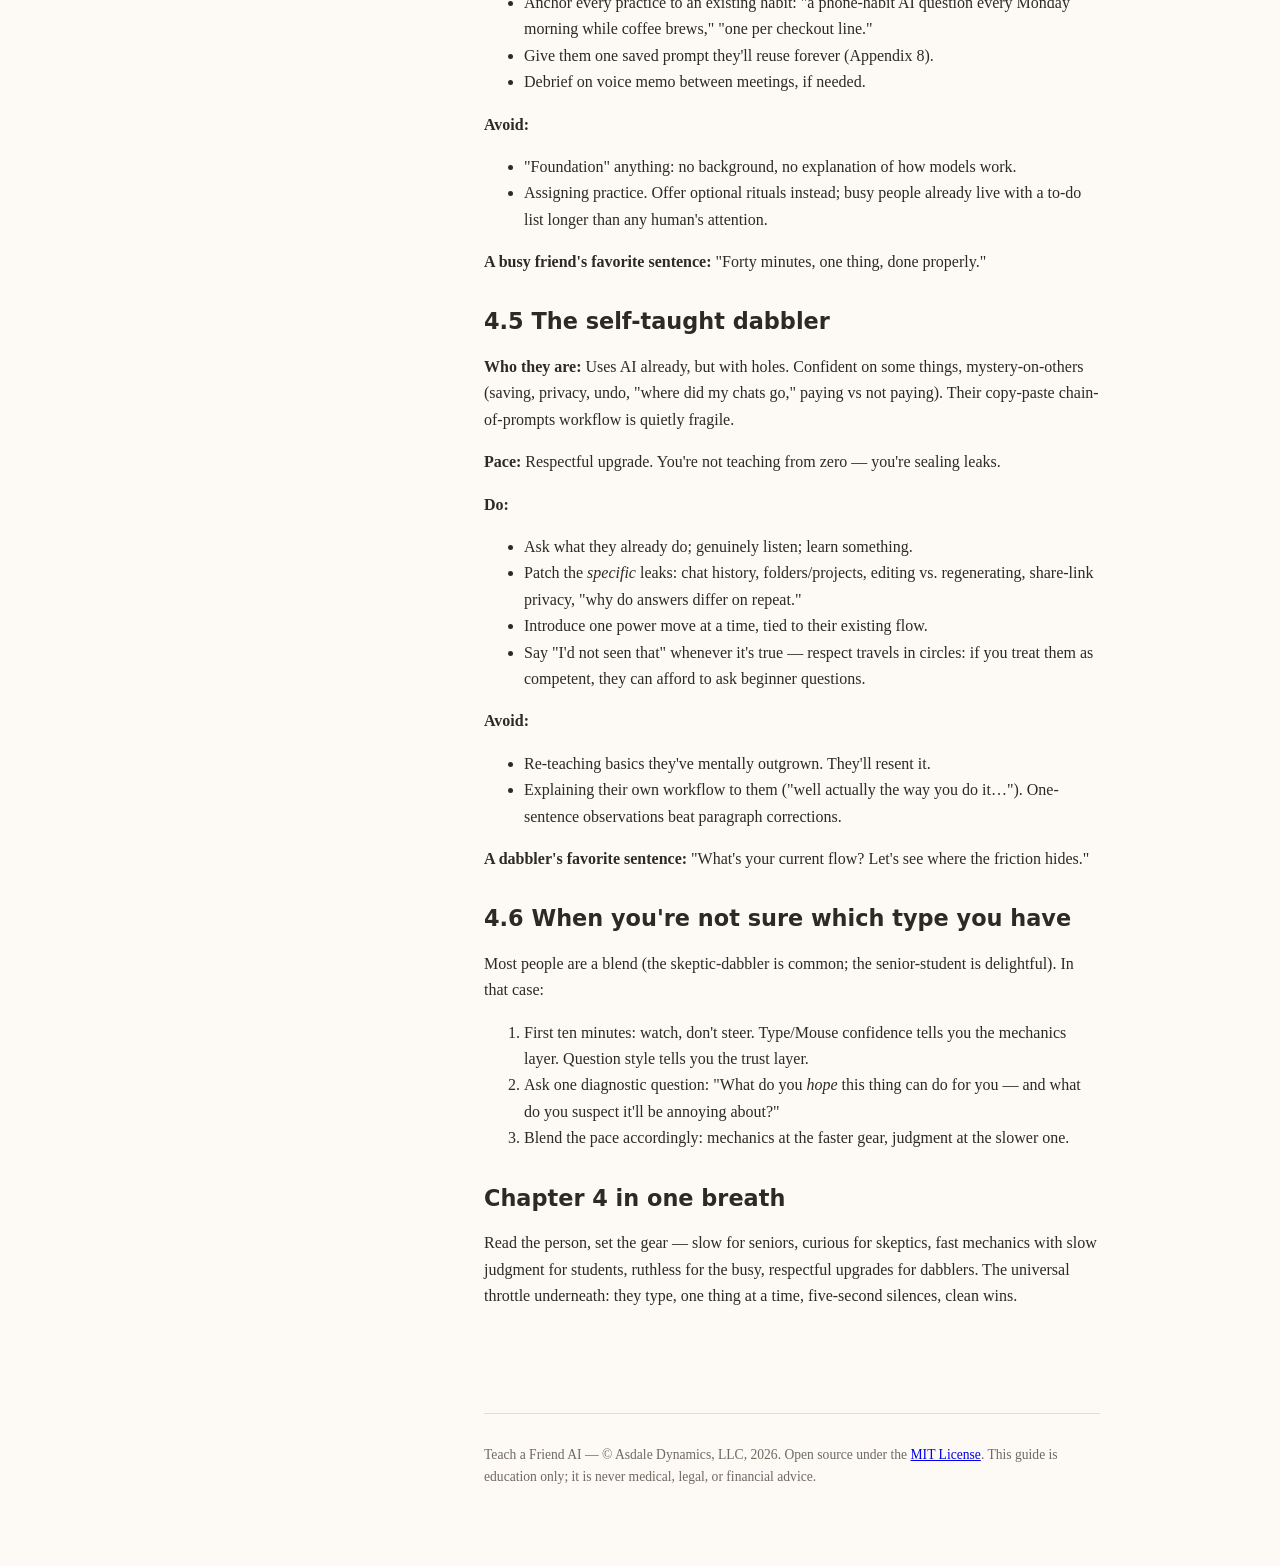
<file: site/04-pace-for-the-learner.html>
<!DOCTYPE html>
<html lang="en">
<head>
<meta charset="utf-8">
<meta name="viewport" content="width=device-width, initial-scale=1">
<title>Chapter 4 — Pace for the Learner — Teach a Friend AI</title>
<meta name="description" content="A warm, practical manual for helping one friend learn AI, one hour at a time. By Asdale Dynamics, LLC.">
<link rel="stylesheet" href="style.css">
<link rel="icon" href="data:image/svg+xml,%3Csvg xmlns='http://www.w3.org/2000/svg' viewBox='0 0 100 100'%3E%3Ctext y='0.9em' font-size='90'%3E%F0%9F%A4%9D%3C/text%3E%3C/svg%3E">
</head>
<body>
<nav class="site-nav">
  <a class="site-title" href="index.html"><strong>Teach a Friend AI</strong><span class="tagline">one friend, one hour at a time</span></a>
  <ul class="nav-list">
        <li><a href="index.html">Welcome</a></li>
        <li><a href="01-the-heart-of-helping.html">1. The Heart of Helping</a></li>
        <li><a href="02-prepare-the-hour.html">2. Prepare the Hour</a></li>
        <li><a href="03-pick-the-first-real-task.html">3. Pick the First Real Task</a></li>
        <li><a href="04-pace-for-the-learner.html" aria-current="page">4. Pace for the Learner</a></li>
        <li><a href="05-run-the-session.html">5. Run the Session</a></li>
        <li><a href="06-celebrate-and-continue.html">6. Celebrate and Continue</a></li>
        <li><a href="07-hand-off-safely.html">7. Hand Off Safely</a></li>
        <li><a href="08-scripts-and-cheat-sheets.html">8. Scripts and Cheat Sheets</a></li>
  </ul>
  <p class="nav-credit">A manual by Asdale Dynamics, LLC</p>
</nav>
<main class="content">
<h1 id="chapter-4-pace-for-the-learner">Chapter 4 — Pace for the Learner</h1>
<p>Different learners need different gears. This chapter maps the five learner
types you'll most likely help, with what to do differently for each. Read the
section for your person before every session; the rest is there when they
surprise you.</p>
<h2 id="40-the-universal-throttle">4.0 The universal throttle</h2>
<p>Whatever the type, these hold true:</p>
<ul>
<li><strong>They type.</strong> Always, from minute one, no matter the learner.</li>
<li><strong>One thing at a time.</strong> No menus unless they ask.</li>
<li><strong>Wait through the silence.</strong> After you ask anything, count slowly to five
  before speaking again. Most of learning happens in that gap.</li>
<li><strong>Stop at 10/10, not 8/10.</strong> End each hour on a clean win, even a small one.</li>
</ul>
<h2 id="41-the-senior">4.1 The senior</h2>
<p><strong>Who they are:</strong> Often sharp and experienced — they ran households, offices,
factories, or classrooms. What's new isn't intelligence; it's vocabulary and
ease. Fear of "breaking something" is usually the loudest thing in the room.</p>
<p><strong>Pace:</strong> Slow and steady. Double your pauses. One concept per hour, woven
into the task rather than explained apart from it.</p>
<p><strong>Do:</strong></p>
<ul>
<li>Use paper. Writing down the three steps of today's task, in their
  handwriting, on a real notepad, is dignity and memory aid in one.</li>
<li>Bigger text, standing distance from the screen, chair with arms.</li>
<li>Name things plainly: "the chat box," "the send arrow." Screen words should
  describe location ("the box at the bottom"), not brand UI.</li>
<li>Say the <em>why</em> of each small step: "We're hitting refresh because sometimes
  it just gets stuck. Like the printer, no judgment."</li>
<li>Welcome the tangents. The story they tell while looking at the screen is
  not a delay — it's often the bridge to the perfect prompt.</li>
<li>Revisit, don't advance, if last week rusted. A fifth of a step forward with
  confidence beats a whole step with wobbling.</li>
</ul>
<p><strong>Avoid:</strong></p>
<ul>
<li>Speed-typing over their shoulder narration ("click, now scroll, now
  type…"). Says: <em>the steps are so trivial I'll keep a running commentary.</em></li>
<li>Pretending keyboard shortcuts are obligatory. Ctrl+V is a bonus, never a
  gate.</li>
<li>"It's easy" — even said kindly, it quietly reframes any struggle as their
  failure.</li>
<li>Removing their struggle entirely. When you feel the pull to take the
  keyboard, offer: "Want to take a run at it, or should we do it together?"</li>
</ul>
<p><strong>A senior's favorite sentence:</strong> "Let's do it together, slowly."</p>
<h2 id="42-the-skeptical-spouse-or-partner">4.2 The skeptical spouse or partner</h2>
<p><strong>Who they are:</strong> See through hype by reflex. May have said, verbatim,
"This AI thing is a bubble," or "I don't need a computer to think for me."
Their skepticism is <em>intelligence</em>, not an obstacle. It's also armor over
quiet worry: <em>everyone else seems fast-forwarded and I'm standing still.</em></p>
<p><strong>Pace:</strong> Curious, specific, zero evangelism. Let the tool win or lose on
facts. Keep your tone light — you're a scout reporting back, not a salesperson.</p>
<p><strong>Do:</strong></p>
<ul>
<li>Lead with their domain, their skepticism applied <em>for</em> them: "Everyone
  says it thinks. It doesn't. It's a pattern finisher — brilliant at drafts,
  confidently wrong at facts. Let's test that on your stuff."</li>
<li><strong>Let them try to break it.</strong> Skeptics relax once they've caught the AI
  in an error and lived. Hand it over: "Try to make it say something
  wrong. Genuinely. I'll wait."</li>
<li>Use their language. If they say "it's autocorrect on steroids," <em>use the
  autocorrect metaphor</em> and show where the analogy holds and snaps.</li>
<li>Keep the first task small and <em>testable</em>: drafts, lists, summaries —
  things they can verify in ten seconds against their own judgment.</li>
<li>When it turns out to be useful, resist "I told you so." Say instead:
  "Yeah — turns out it's decent at <em>this one thing.</em> That's all it needed
  to be."</li>
</ul>
<p><strong>Avoid:</strong></p>
<ul>
<li>Wonder and hype. "It's amazing," "the future," "you won't believe it."</li>
<li>Turning their hour into a debate. One or two skeptic-parries, then back to
  the task.</li>
<li>Surveys of the AI ecosystem, model names, or what's coming next year.</li>
</ul>
<p><strong>A skeptic's favorite sentence:</strong> "It's just a draft-finisher — let's
grade its homework."</p>
<h2 id="43-the-student-teen-or-young-adult">4.3 The student (teen or young adult)</h2>
<p><strong>Who they are:</strong> Digitally fluent and socially anxious about using it
"right." Their fear isn't clicking; it's <em>identity</em>: getting caught using AI
for homework ("is that cheating?"), or feeling like a fraud.</p>
<p><strong>Pace:</strong> Fast on mechanics, slow on judgment. The tech needs seconds; the
ethics and self-respect parts take real minutes.</p>
<p><strong>Do:</strong></p>
<ul>
<li>Talk honestly about honesty: "The teacher-question isn't 'did AI touch
  this,' it's 'does this represent you?' Let's learn to use it as a tutor —
  explainer, practice-quizzer, feedback-giver — and keep your name on
  what's yours."</li>
<li>Show the tutor loop first: "explain this like I'm confused, quiz me,
  tell me what I got wrong and why." That loop is a <em>lifetime grade
  raiser</em> and 100% defensible.</li>
<li>Teach the "draft the way <em>you</em> would, ask AI to crit it like a tough
  teacher" move. Feedback on your work ≠ your work.</li>
<li>Give them language for the family and school conversations: how to
  explain what they did, how to say no to the shortcut.</li>
<li>Keep the pace quick — they'll type fast and iterate. Your job is to slow
  <em>their</em> thinking down, not their fingers.</li>
</ul>
<p><strong>Avoid:</strong></p>
<ul>
<li>Moralizing in either direction. Neither "AI is corrupting your mind" nor
  "AI will 10x your GPA."</li>
<li>Adopting their slang with full commitment. You are not their peer. Warm,
  slightly amused, occasionally forty years out of date — that's the vibe.</li>
<li>Long speeches. They'll zone out past 45 seconds. No shame — you would too.</li>
</ul>
<p><strong>A student's favorite sentence:</strong> "Let's have it tutor you, not do it for
you — that's the trick nobody teaches."</p>
<h2 id="44-the-busy-friend">4.4 The busy friend</h2>
<p><strong>Who they are:</strong> Wants the value, refuses the journey. "Just show me the
one thing." Often the easiest session and the highest dropout rate if
nothing sticks into their week.</p>
<p><strong>Pace:</strong> ruthless efficiency. The whole first hour is one task, done to
done. Practice is <em>embedded in their week</em>, not added to it.</p>
<p><strong>Do:</strong></p>
<ul>
<li>Compress: 40 focused minutes, not 60+.</li>
<li>Anchor every practice to an existing habit: "a phone-habit AI question
  every Monday morning while coffee brews," "one per checkout line."</li>
<li>Give them one saved prompt they'll reuse forever (Appendix 8).</li>
<li>Debrief on voice memo between meetings, if needed.</li>
</ul>
<p><strong>Avoid:</strong></p>
<ul>
<li>"Foundation" anything: no background, no explanation of how models work.</li>
<li>Assigning practice. Offer optional rituals instead; busy people already
  live with a to-do list longer than any human's attention.</li>
</ul>
<p><strong>A busy friend's favorite sentence:</strong> "Forty minutes, one thing, done
properly."</p>
<h2 id="45-the-self-taught-dabbler">4.5 The self-taught dabbler</h2>
<p><strong>Who they are:</strong> Uses AI already, but with holes. Confident on some things,
mystery-on-others (saving, privacy, undo, "where did my chats go," paying vs
not paying). Their copy-paste chain-of-prompts workflow is quietly fragile.</p>
<p><strong>Pace:</strong> Respectful upgrade. You're not teaching from zero — you're sealing
leaks.</p>
<p><strong>Do:</strong></p>
<ul>
<li>Ask what they already do; genuinely listen; learn something.</li>
<li>Patch the <em>specific</em> leaks: chat history, folders/projects, editing vs.
  regenerating, share-link privacy, "why do answers differ on repeat."</li>
<li>Introduce one power move at a time, tied to their existing flow.</li>
<li>Say "I'd not seen that" whenever it's true — respect travels in circles:
  if you treat them as competent, they can afford to ask beginner questions.</li>
</ul>
<p><strong>Avoid:</strong></p>
<ul>
<li>Re-teaching basics they've mentally outgrown. They'll resent it.</li>
<li>Explaining their own workflow to them ("well actually the way you do it…").
  One-sentence observations beat paragraph corrections.</li>
</ul>
<p><strong>A dabbler's favorite sentence:</strong> "What's your current flow? Let's see
where the friction hides."</p>
<h2 id="46-when-youre-not-sure-which-type-you-have">4.6 When you're not sure which type you have</h2>
<p>Most people are a blend (the skeptic-dabbler is common; the senior-student is
delightful). In that case:</p>
<ol>
<li>First ten minutes: watch, don't steer. Type/Mouse confidence tells you the
   mechanics layer. Question style tells you the trust layer.</li>
<li>Ask one diagnostic question: "What do you <em>hope</em> this thing can do for
   you — and what do you suspect it'll be annoying about?"</li>
<li>Blend the pace accordingly: mechanics at the faster gear, judgment at the
   slower one.</li>
</ol>
<h2 id="chapter-4-in-one-breath">Chapter 4 in one breath</h2>
<p>Read the person, set the gear — slow for seniors, curious for skeptics, fast
mechanics with slow judgment for students, ruthless for the busy, respectful
upgrades for dabblers. The universal throttle underneath: they type, one
thing at a time, five-second silences, clean wins.</p>
</main>
<footer class="site-footer">
  <p>Teach a Friend AI — © Asdale Dynamics, LLC, 2026. Open source under the <a href="https://opensource.org/licenses/MIT" rel="license">MIT License</a>. This guide is education only; it is never medical, legal, or financial advice.</p>
</footer>
</body>
</html>
</file>
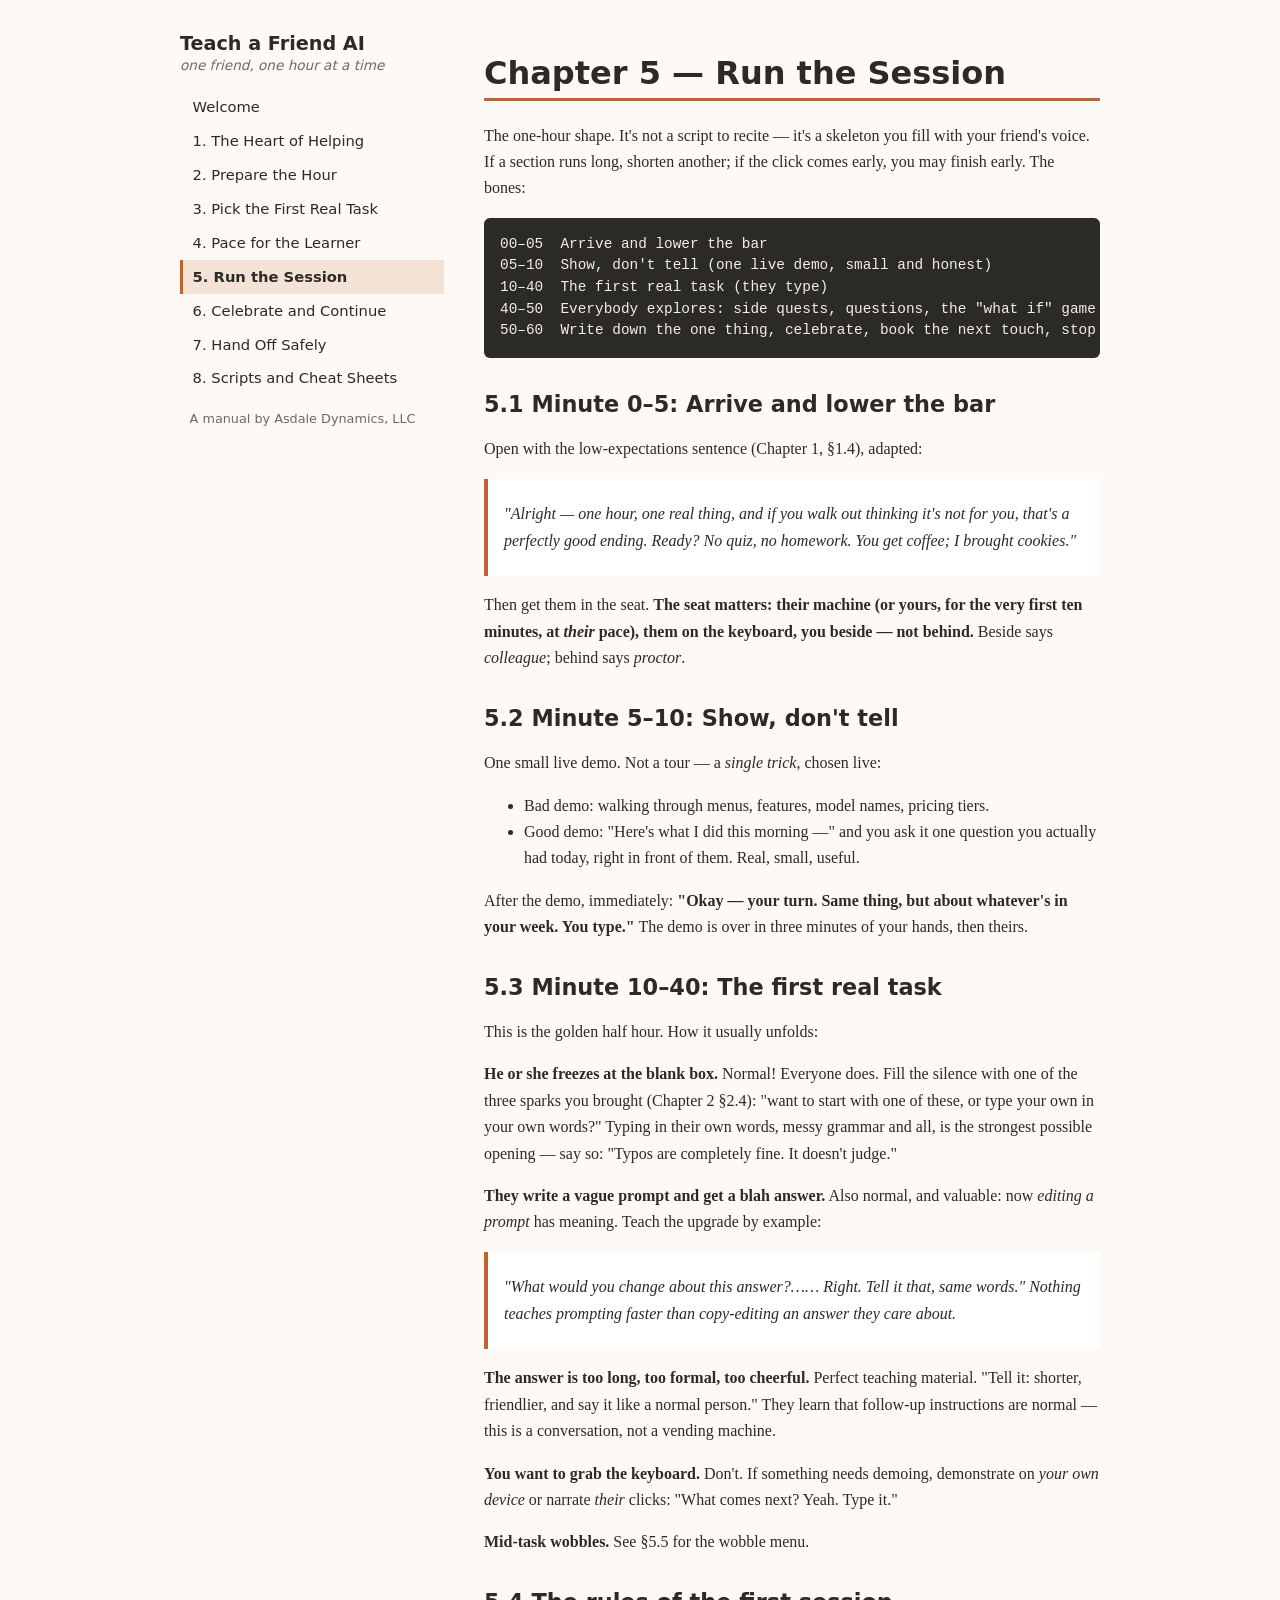
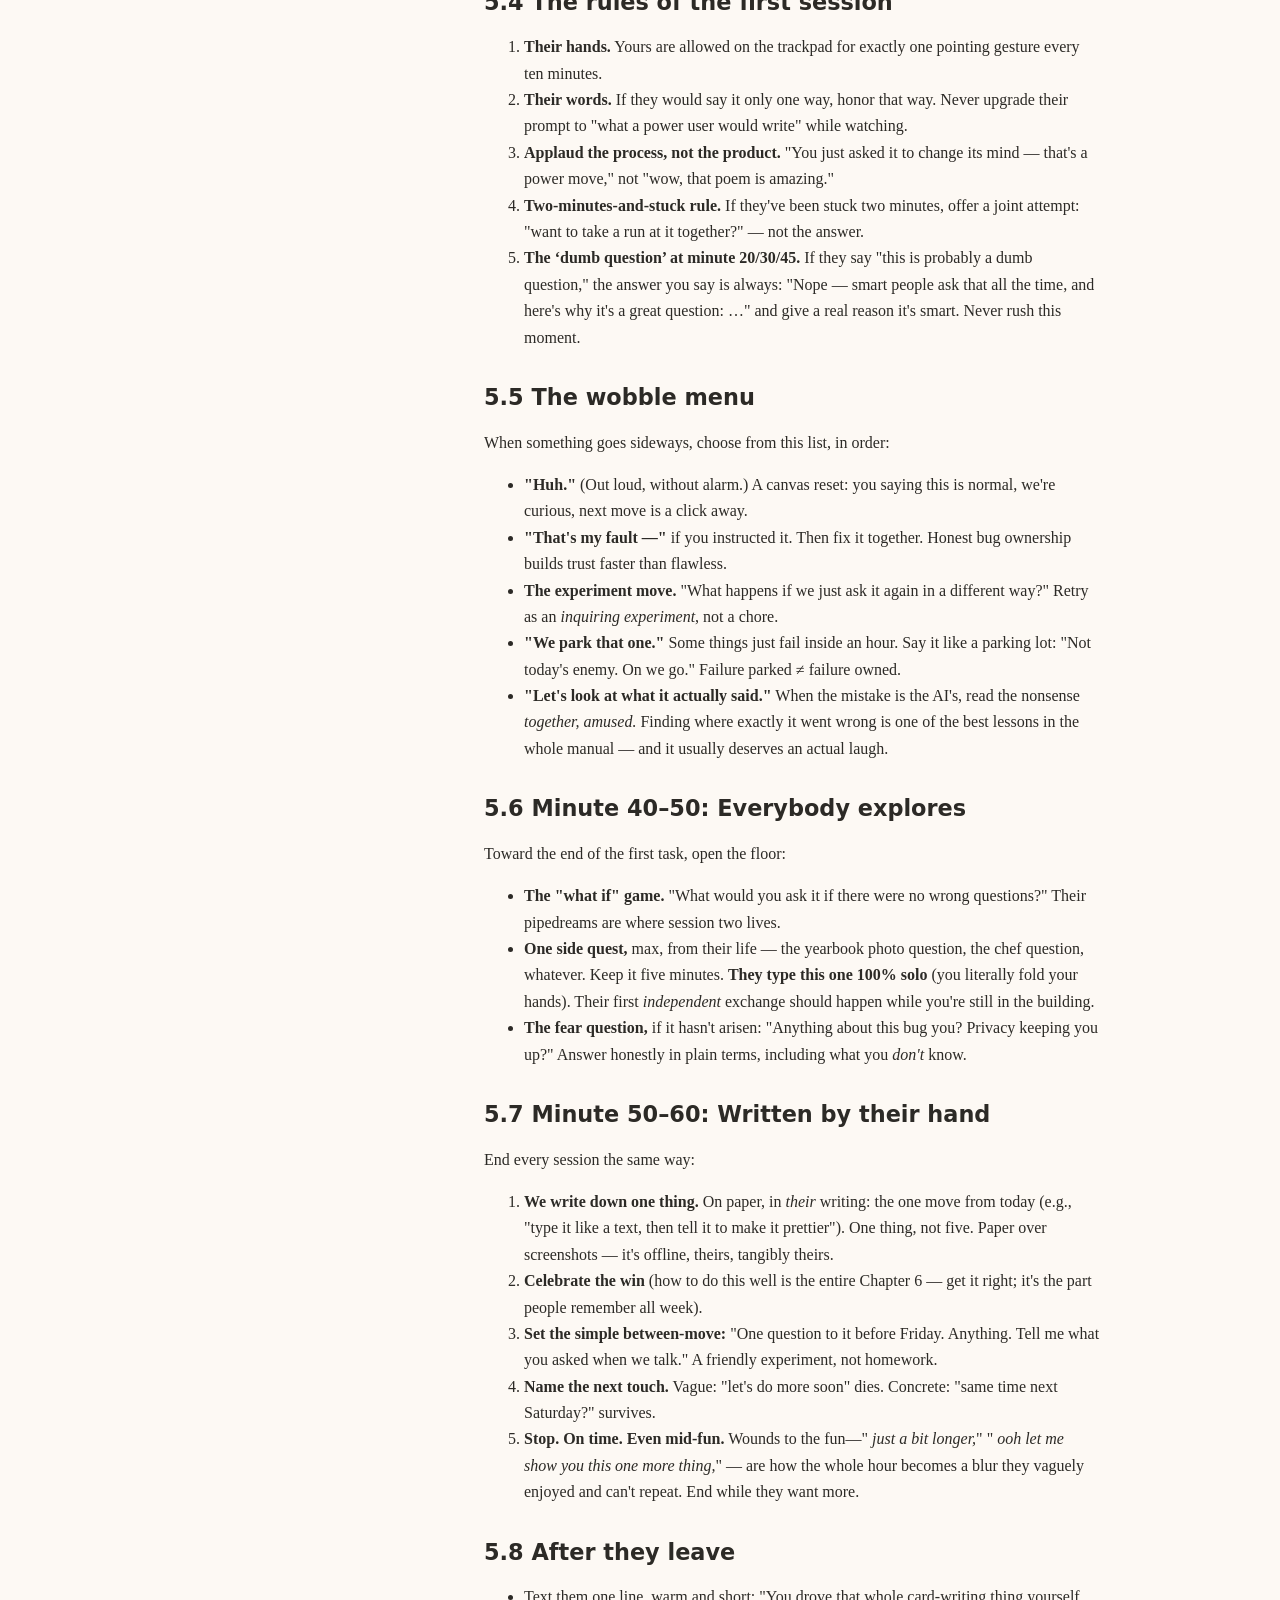
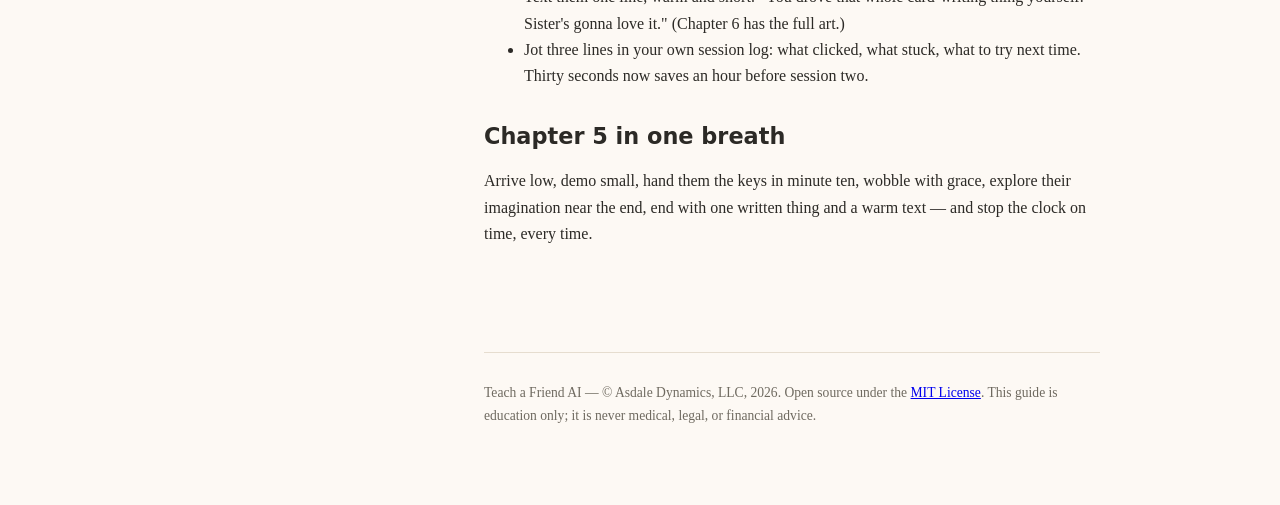
<file: site/05-run-the-session.html>
<!DOCTYPE html>
<html lang="en">
<head>
<meta charset="utf-8">
<meta name="viewport" content="width=device-width, initial-scale=1">
<title>Chapter 5 — Run the Session — Teach a Friend AI</title>
<meta name="description" content="A warm, practical manual for helping one friend learn AI, one hour at a time. By Asdale Dynamics, LLC.">
<link rel="stylesheet" href="style.css">
<link rel="icon" href="data:image/svg+xml,%3Csvg xmlns='http://www.w3.org/2000/svg' viewBox='0 0 100 100'%3E%3Ctext y='0.9em' font-size='90'%3E%F0%9F%A4%9D%3C/text%3E%3C/svg%3E">
</head>
<body>
<nav class="site-nav">
  <a class="site-title" href="index.html"><strong>Teach a Friend AI</strong><span class="tagline">one friend, one hour at a time</span></a>
  <ul class="nav-list">
        <li><a href="index.html">Welcome</a></li>
        <li><a href="01-the-heart-of-helping.html">1. The Heart of Helping</a></li>
        <li><a href="02-prepare-the-hour.html">2. Prepare the Hour</a></li>
        <li><a href="03-pick-the-first-real-task.html">3. Pick the First Real Task</a></li>
        <li><a href="04-pace-for-the-learner.html">4. Pace for the Learner</a></li>
        <li><a href="05-run-the-session.html" aria-current="page">5. Run the Session</a></li>
        <li><a href="06-celebrate-and-continue.html">6. Celebrate and Continue</a></li>
        <li><a href="07-hand-off-safely.html">7. Hand Off Safely</a></li>
        <li><a href="08-scripts-and-cheat-sheets.html">8. Scripts and Cheat Sheets</a></li>
  </ul>
  <p class="nav-credit">A manual by Asdale Dynamics, LLC</p>
</nav>
<main class="content">
<h1 id="chapter-5-run-the-session">Chapter 5 — Run the Session</h1>
<p>The one-hour shape. It's not a script to recite — it's a skeleton you fill
with your friend's voice. If a section runs long, shorten another; if the
click comes early, you may finish early. The bones:</p>
<pre><code>00–05  Arrive and lower the bar
05–10  Show, don't tell (one live demo, small and honest)
10–40  The first real task (they type)
40–50  Everybody explores: side quests, questions, the &quot;what if&quot; game
50–60  Write down the one thing, celebrate, book the next touch, stop
</code></pre>
<h2 id="51-minute-05-arrive-and-lower-the-bar">5.1 Minute 0–5: Arrive and lower the bar</h2>
<p>Open with the low-expectations sentence (Chapter 1, §1.4), adapted:</p>
<blockquote>
<p>"Alright — one hour, one real thing, and if you walk out thinking it's
not for you, that's a perfectly good ending. Ready? No quiz, no homework.
You get coffee; I brought cookies."</p>
</blockquote>
<p>Then get them in the seat. <strong>The seat matters: their machine (or yours, for
the very first ten minutes, at <em>their</em> pace), them on the keyboard, you
beside — not behind.</strong> Beside says <em>colleague</em>; behind says <em>proctor</em>.</p>
<h2 id="52-minute-510-show-dont-tell">5.2 Minute 5–10: Show, don't tell</h2>
<p>One small live demo. Not a tour — a <em>single trick</em>, chosen live:</p>
<ul>
<li>Bad demo: walking through menus, features, model names, pricing tiers.</li>
<li>Good demo: "Here's what I did this morning —" and you ask it one question
  you actually had today, right in front of them. Real, small, useful.</li>
</ul>
<p>After the demo, immediately: <strong>"Okay — your turn. Same thing, but about
whatever's in your week. You type."</strong> The demo is over in three minutes of
your hands, then theirs.</p>
<h2 id="53-minute-1040-the-first-real-task">5.3 Minute 10–40: The first real task</h2>
<p>This is the golden half hour. How it usually unfolds:</p>
<p><strong>He or she freezes at the blank box.</strong> Normal! Everyone does. Fill the
silence with one of the three sparks you brought (Chapter 2 §2.4): "want to
start with one of these, or type your own in your own words?" Typing in
their own words, messy grammar and all, is the strongest possible opening —
say so: "Typos are completely fine. It doesn't judge."</p>
<p><strong>They write a vague prompt and get a blah answer.</strong> Also normal, and
valuable: now <em>editing a prompt</em> has meaning. Teach the upgrade by example:</p>
<blockquote>
<p>"What would you change about this answer?…… Right. Tell <em>it</em> that, same
words."
Nothing teaches prompting faster than copy-editing an answer they care
about.</p>
</blockquote>
<p><strong>The answer is too long, too formal, too cheerful.</strong> Perfect teaching
material. "Tell it: shorter, friendlier, and say it like a normal person." They
learn that follow-up instructions are normal — this is a conversation, not a
vending machine.</p>
<p><strong>You want to grab the keyboard.</strong> Don't. If something needs demoing,
demonstrate on <em>your own device</em> or narrate <em>their</em> clicks: "What comes
next? Yeah. Type it."</p>
<p><strong>Mid-task wobbles.</strong> See §5.5 for the wobble menu.</p>
<h2 id="54-the-rules-of-the-first-session">5.4 The rules of the first session</h2>
<ol>
<li><strong>Their hands.</strong> Yours are allowed on the trackpad for exactly one
   pointing gesture every ten minutes.</li>
<li><strong>Their words.</strong> If they would say it only one way, honor that way. Never
   upgrade their prompt to "what a power user would write" while watching.</li>
<li><strong>Applaud the process, not the product.</strong> "You just asked it to change
   its mind — that's a power move," not "wow, that poem is amazing."</li>
<li><strong>Two-minutes-and-stuck rule.</strong> If they've been stuck two minutes, offer
   a joint attempt: "want to take a run at it together?" — not the answer.</li>
<li><strong>The ‘dumb question’ at minute 20/30/45.</strong> If they say "this is probably
   a dumb question," the answer you say is always: "Nope — smart people ask
   that all the time, and here's why it's a great question: …" and give a
   real reason it's smart. Never rush this moment.</li>
</ol>
<h2 id="55-the-wobble-menu">5.5 The wobble menu</h2>
<p>When something goes sideways, choose from this list, in order:</p>
<ul>
<li><strong>"Huh."</strong> (Out loud, without alarm.) A canvas reset: you saying this is
  normal, we're curious, next move is a click away.</li>
<li><strong>"That's my fault —"</strong> if you instructed it. Then fix it together.
  Honest bug ownership builds trust faster than flawless.</li>
<li><strong>The experiment move.</strong> "What happens if we just ask it
  again in a different way?" Retry as an <em>inquiring experiment</em>, not a chore.</li>
<li><strong>"We park that one."</strong> Some things just fail inside an hour. Say it like
  a parking lot: "Not today's enemy. On we go." Failure parked ≠ failure
  owned.</li>
<li><strong>"Let's look at what it actually said."</strong> When the mistake is the AI's,
  read the nonsense <em>together, amused.</em> Finding where exactly it went wrong
  is one of the best lessons in the whole manual — and it usually deserves
  an actual laugh.</li>
</ul>
<h2 id="56-minute-4050-everybody-explores">5.6 Minute 40–50: Everybody explores</h2>
<p>Toward the end of the first task, open the floor:</p>
<ul>
<li><strong>The "what if" game.</strong> "What would you ask it if there were no wrong
  questions?" Their pipedreams are where session two lives.</li>
<li><strong>One side quest,</strong> max, from their life — the yearbook photo question,
  the chef question, whatever. Keep it five minutes. <strong>They type this one
  100% solo</strong> (you literally fold your hands). Their first <em>independent</em>
  exchange should happen while you're still in the building.</li>
<li><strong>The fear question,</strong> if it hasn't arisen: "Anything about this bug you?
  Privacy keeping you up?" Answer honestly in plain terms, including what
  you <em>don't</em> know.</li>
</ul>
<h2 id="57-minute-5060-written-by-their-hand">5.7 Minute 50–60: Written by their hand</h2>
<p>End every session the same way:</p>
<ol>
<li><strong>We write down one thing.</strong> On paper, in <em>their</em> writing: the one move
   from today (e.g., "type it like a text, then tell it to make it prettier").
   One thing, not five. Paper over screenshots — it's offline, theirs,
   tangibly theirs.</li>
<li><strong>Celebrate the win</strong> (how to do this well is the entire Chapter 6 — get
   it right; it's the part people remember all week).</li>
<li><strong>Set the simple between-move:</strong> "One question to it before Friday.
   Anything. Tell me what you asked when we talk." A friendly experiment,
   not homework.</li>
<li><strong>Name the next touch.</strong> Vague: "let's do more soon" dies. Concrete:
   "same time next Saturday?" survives.</li>
<li><strong>Stop. On time. Even mid-fun.</strong> Wounds to the fun—" <em>just a bit
   longer,</em>" " <em>ooh let me show you this one more thing,</em>" — are how the
   whole hour becomes a blur they vaguely enjoyed and can't repeat. End
   while they want more.</li>
</ol>
<h2 id="58-after-they-leave">5.8 After they leave</h2>
<ul>
<li>Text them one line, warm and short: "You drove that whole card-writing
  thing yourself. Sister's gonna love it." (Chapter 6 has the full art.)</li>
<li>Jot three lines in your own session log: what clicked, what stuck, what
  to try next time. Thirty seconds now saves an hour before session two.</li>
</ul>
<h2 id="chapter-5-in-one-breath">Chapter 5 in one breath</h2>
<p>Arrive low, demo small, hand them the keys in minute ten, wobble with
grace, explore their imagination near the end, end with one written thing
and a warm text — and stop the clock on time, every time.</p>
</main>
<footer class="site-footer">
  <p>Teach a Friend AI — © Asdale Dynamics, LLC, 2026. Open source under the <a href="https://opensource.org/licenses/MIT" rel="license">MIT License</a>. This guide is education only; it is never medical, legal, or financial advice.</p>
</footer>
</body>
</html>
</file>
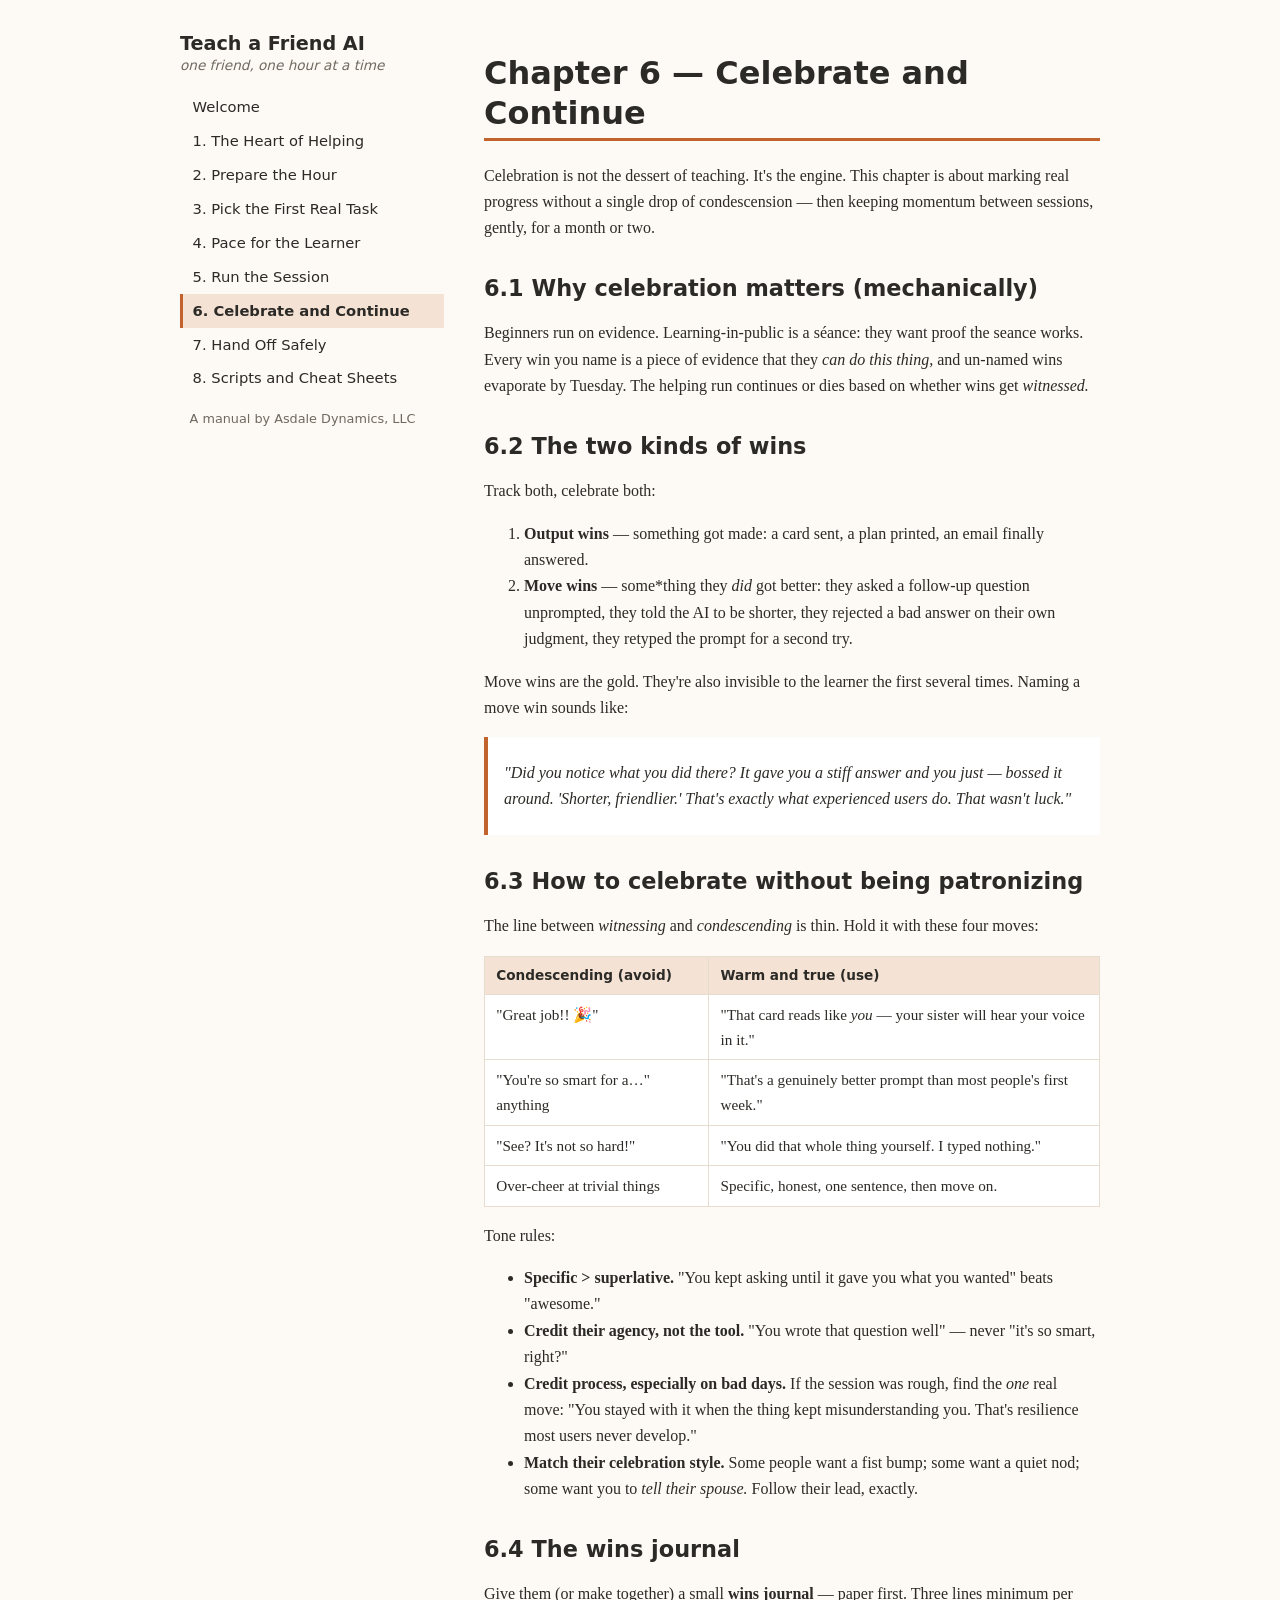
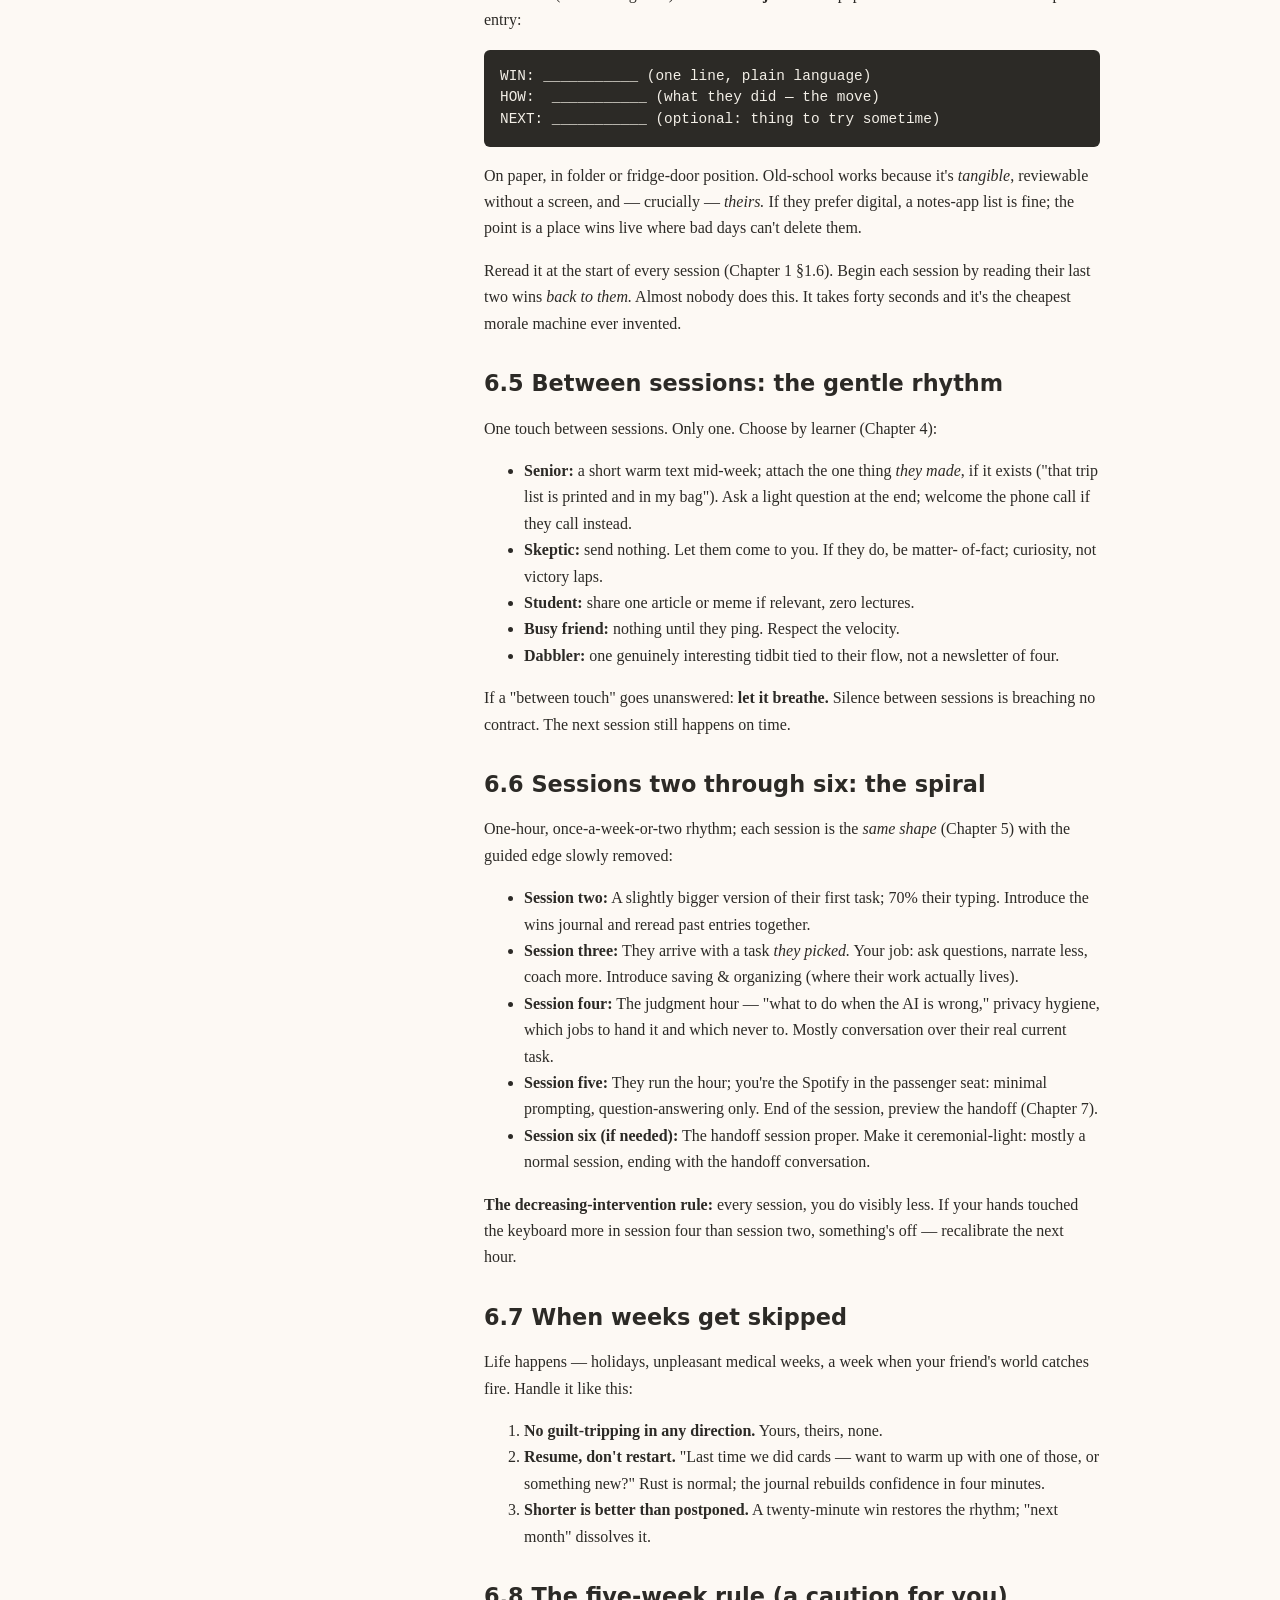
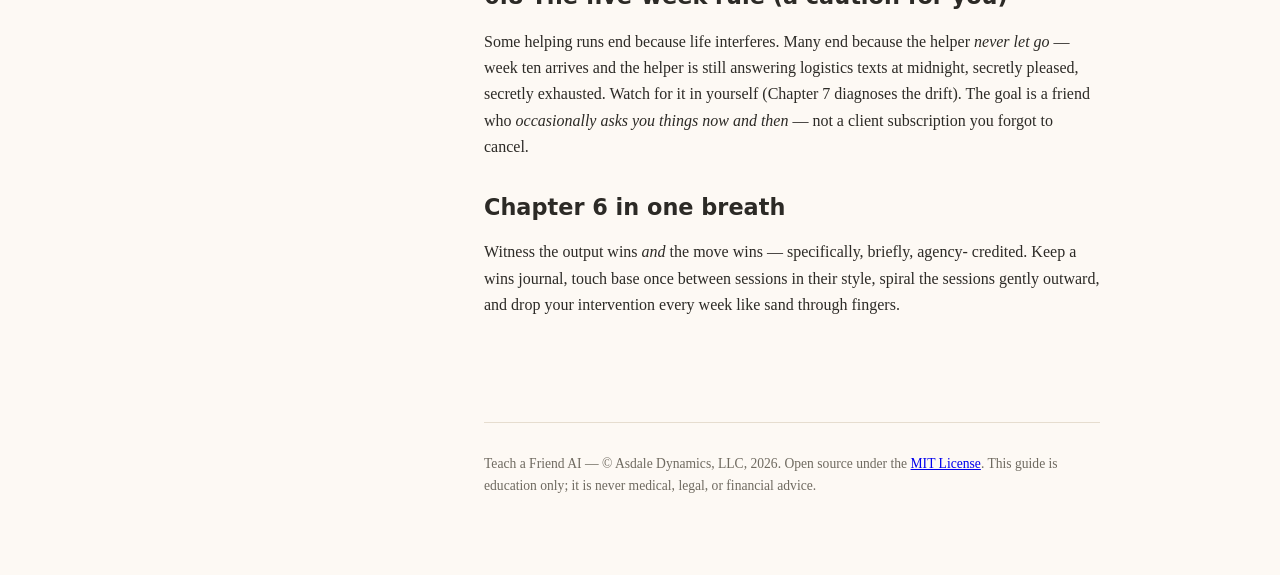
<file: site/06-celebrate-and-continue.html>
<!DOCTYPE html>
<html lang="en">
<head>
<meta charset="utf-8">
<meta name="viewport" content="width=device-width, initial-scale=1">
<title>Chapter 6 — Celebrate and Continue — Teach a Friend AI</title>
<meta name="description" content="A warm, practical manual for helping one friend learn AI, one hour at a time. By Asdale Dynamics, LLC.">
<link rel="stylesheet" href="style.css">
<link rel="icon" href="data:image/svg+xml,%3Csvg xmlns='http://www.w3.org/2000/svg' viewBox='0 0 100 100'%3E%3Ctext y='0.9em' font-size='90'%3E%F0%9F%A4%9D%3C/text%3E%3C/svg%3E">
</head>
<body>
<nav class="site-nav">
  <a class="site-title" href="index.html"><strong>Teach a Friend AI</strong><span class="tagline">one friend, one hour at a time</span></a>
  <ul class="nav-list">
        <li><a href="index.html">Welcome</a></li>
        <li><a href="01-the-heart-of-helping.html">1. The Heart of Helping</a></li>
        <li><a href="02-prepare-the-hour.html">2. Prepare the Hour</a></li>
        <li><a href="03-pick-the-first-real-task.html">3. Pick the First Real Task</a></li>
        <li><a href="04-pace-for-the-learner.html">4. Pace for the Learner</a></li>
        <li><a href="05-run-the-session.html">5. Run the Session</a></li>
        <li><a href="06-celebrate-and-continue.html" aria-current="page">6. Celebrate and Continue</a></li>
        <li><a href="07-hand-off-safely.html">7. Hand Off Safely</a></li>
        <li><a href="08-scripts-and-cheat-sheets.html">8. Scripts and Cheat Sheets</a></li>
  </ul>
  <p class="nav-credit">A manual by Asdale Dynamics, LLC</p>
</nav>
<main class="content">
<h1 id="chapter-6-celebrate-and-continue">Chapter 6 — Celebrate and Continue</h1>
<p>Celebration is not the dessert of teaching. It's the engine. This chapter is
about marking real progress without a single drop of condescension — then
keeping momentum between sessions, gently, for a month or two.</p>
<h2 id="61-why-celebration-matters-mechanically">6.1 Why celebration matters (mechanically)</h2>
<p>Beginners run on evidence. Learning-in-public is a séance: they want proof the
seance works. Every win you name is a piece of evidence that they <em>can do
this thing,</em> and un-named wins evaporate by Tuesday. The helping run
continues or dies based on whether wins get <em>witnessed.</em></p>
<h2 id="62-the-two-kinds-of-wins">6.2 The two kinds of wins</h2>
<p>Track both, celebrate both:</p>
<ol>
<li><strong>Output wins</strong> — something got made: a card sent, a plan printed, an
   email finally answered.</li>
<li><strong>Move wins</strong> — some*thing they <em>did</em> got better: they asked a follow-up
   question unprompted, they told the AI to be shorter, they rejected a bad
   answer on their own judgment, they retyped the prompt for a second try.</li>
</ol>
<p>Move wins are the gold. They're also invisible to the learner the first
several times. Naming a move win sounds like:</p>
<blockquote>
<p>"Did you notice what you did there? It gave you a stiff answer and you
just — bossed it around. 'Shorter, friendlier.' That's exactly what
experienced users do. That wasn't luck."</p>
</blockquote>
<h2 id="63-how-to-celebrate-without-being-patronizing">6.3 How to celebrate without being patronizing</h2>
<p>The line between <em>witnessing</em> and <em>condescending</em> is thin. Hold it with
these four moves:</p>
<table>
<thead>
<tr>
<th>Condescending (avoid)</th>
<th>Warm and true (use)</th>
</tr>
</thead>
<tbody>
<tr>
<td>"Great job!! 🎉"</td>
<td>"That card reads like <em>you</em> — your sister will hear your voice in it."</td>
</tr>
<tr>
<td>"You're so smart for a…" anything</td>
<td>"That's a genuinely better prompt than most people's first week."</td>
</tr>
<tr>
<td>"See? It's not so hard!"</td>
<td>"You did that whole thing yourself. I typed nothing."</td>
</tr>
<tr>
<td>Over-cheer at trivial things</td>
<td>Specific, honest, one sentence, then move on.</td>
</tr>
</tbody>
</table>
<p>Tone rules:</p>
<ul>
<li><strong>Specific &gt; superlative.</strong> "You kept asking until it gave you what you
  wanted" beats "awesome."</li>
<li><strong>Credit their agency, not the tool.</strong> "You wrote that question well" —
  never "it's so smart, right?"</li>
<li><strong>Credit process, especially on bad days.</strong> If the session was rough,
  find the <em>one</em> real move: "You stayed with it when the thing kept
  misunderstanding you. That's resilience most users never develop."</li>
<li><strong>Match their celebration style.</strong> Some people want a fist bump; some
  want a quiet nod; some want you to <em>tell their spouse.</em> Follow their
  lead, exactly.</li>
</ul>
<h2 id="64-the-wins-journal">6.4 The wins journal</h2>
<p>Give them (or make together) a small <strong>wins journal</strong> — paper first. Three
lines minimum per entry:</p>
<pre><code>WIN: ___________ (one line, plain language)
HOW:  ___________ (what they did — the move)
NEXT: ___________ (optional: thing to try sometime)
</code></pre>
<p>On paper, in folder or fridge-door position. Old-school works because it's
<em>tangible</em>, reviewable without a screen, and — crucially — <em>theirs.</em> If they
prefer digital, a notes-app list is fine; the point is a place wins live
where bad days can't delete them.</p>
<p>Reread it at the start of every session (Chapter 1 §1.6). Begin each session
by reading their last two wins <em>back to them.</em> Almost nobody does this. It
takes forty seconds and it's the cheapest morale machine ever invented.</p>
<h2 id="65-between-sessions-the-gentle-rhythm">6.5 Between sessions: the gentle rhythm</h2>
<p>One touch between sessions. Only one. Choose by learner (Chapter 4):</p>
<ul>
<li><strong>Senior:</strong> a short warm text mid-week; attach the one thing <em>they made</em>,
  if it exists ("that trip list is printed and in my bag"). Ask a light
  question at the end; welcome the phone call if they call instead.</li>
<li><strong>Skeptic:</strong> send nothing. Let them come to you. If they do, be matter-
  of-fact; curiosity, not victory laps.</li>
<li><strong>Student:</strong> share one article or meme if relevant, zero lectures.</li>
<li><strong>Busy friend:</strong> nothing until they ping. Respect the velocity.</li>
<li><strong>Dabbler:</strong> one genuinely interesting tidbit tied to their flow, not a
  newsletter of four.</li>
</ul>
<p>If a "between touch" goes unanswered: <strong>let it breathe.</strong> Silence between
sessions is breaching no contract. The next session still happens on time.</p>
<h2 id="66-sessions-two-through-six-the-spiral">6.6 Sessions two through six: the spiral</h2>
<p>One-hour, once-a-week-or-two rhythm; each session is the <em>same shape</em>
(Chapter 5) with the guided edge slowly removed:</p>
<ul>
<li><strong>Session two:</strong> A slightly bigger version of their first task; 70% their
  typing. Introduce the wins journal and reread past entries together.</li>
<li><strong>Session three:</strong> They arrive with a task <em>they picked.</em> Your job: ask
  questions, narrate less, coach more. Introduce saving &amp; organizing (where
  their work actually lives).</li>
<li><strong>Session four:</strong> The judgment hour — "what to do when the AI is wrong,"
  privacy hygiene, which jobs to hand it and which never to. Mostly
  conversation over their real current task.</li>
<li><strong>Session five:</strong> They run the hour; you're the Spotify in the passenger
  seat: minimal prompting, question-answering only. End of the session,
  preview the handoff (Chapter 7).</li>
<li><strong>Session six (if needed):</strong> The handoff session proper. Make it
  ceremonial-light: mostly a normal session, ending with the handoff
  conversation.</li>
</ul>
<p><strong>The decreasing-intervention rule:</strong> every session, you do visibly less.
If your hands touched the keyboard more in session four than session two,
something's off — recalibrate the next hour.</p>
<h2 id="67-when-weeks-get-skipped">6.7 When weeks get skipped</h2>
<p>Life happens — holidays, unpleasant medical weeks, a week when your friend's
world catches fire. Handle it like this:</p>
<ol>
<li><strong>No guilt-tripping in any direction.</strong> Yours, theirs, none.</li>
<li><strong>Resume, don't restart.</strong> "Last time we did cards — want to warm up
   with one of those, or something new?" Rust is normal; the journal
   rebuilds confidence in four minutes.</li>
<li><strong>Shorter is better than postponed.</strong> A twenty-minute win restores the
   rhythm; "next month" dissolves it.</li>
</ol>
<h2 id="68-the-five-week-rule-a-caution-for-you">6.8 The five-week rule (a caution for you)</h2>
<p>Some helping runs end because life interferes. Many end because the helper
<em>never let go</em> — week ten arrives and the helper is still answering
logistics texts at midnight, secretly pleased, secretly exhausted. Watch
for it in yourself (Chapter 7 diagnoses the drift). The goal is a friend who
<em>occasionally asks you things now and then</em> — not a client subscription you
forgot to cancel.</p>
<h2 id="chapter-6-in-one-breath">Chapter 6 in one breath</h2>
<p>Witness the output wins <em>and</em> the move wins — specifically, briefly, agency-
credited. Keep a wins journal, touch base once between sessions in their
style, spiral the sessions gently outward, and drop your intervention every
week like sand through fingers.</p>
</main>
<footer class="site-footer">
  <p>Teach a Friend AI — © Asdale Dynamics, LLC, 2026. Open source under the <a href="https://opensource.org/licenses/MIT" rel="license">MIT License</a>. This guide is education only; it is never medical, legal, or financial advice.</p>
</footer>
</body>
</html>
</file>
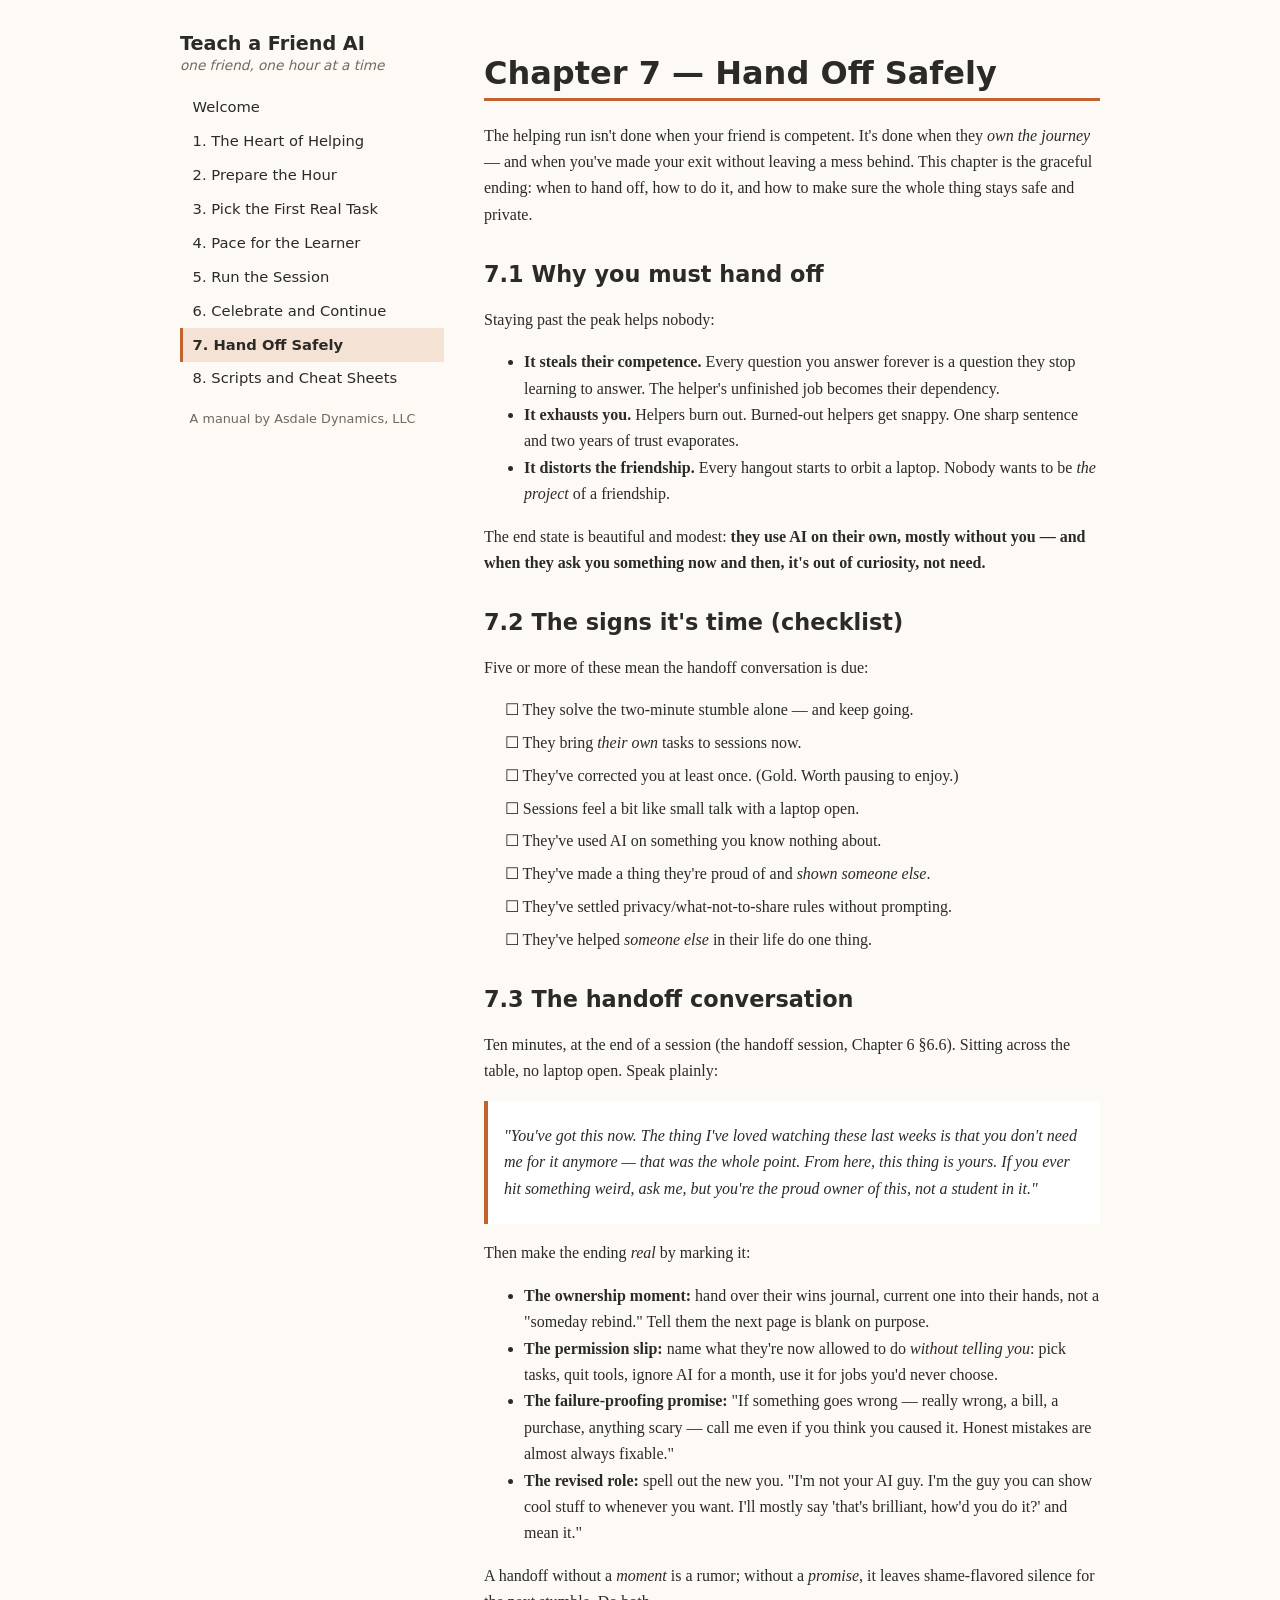
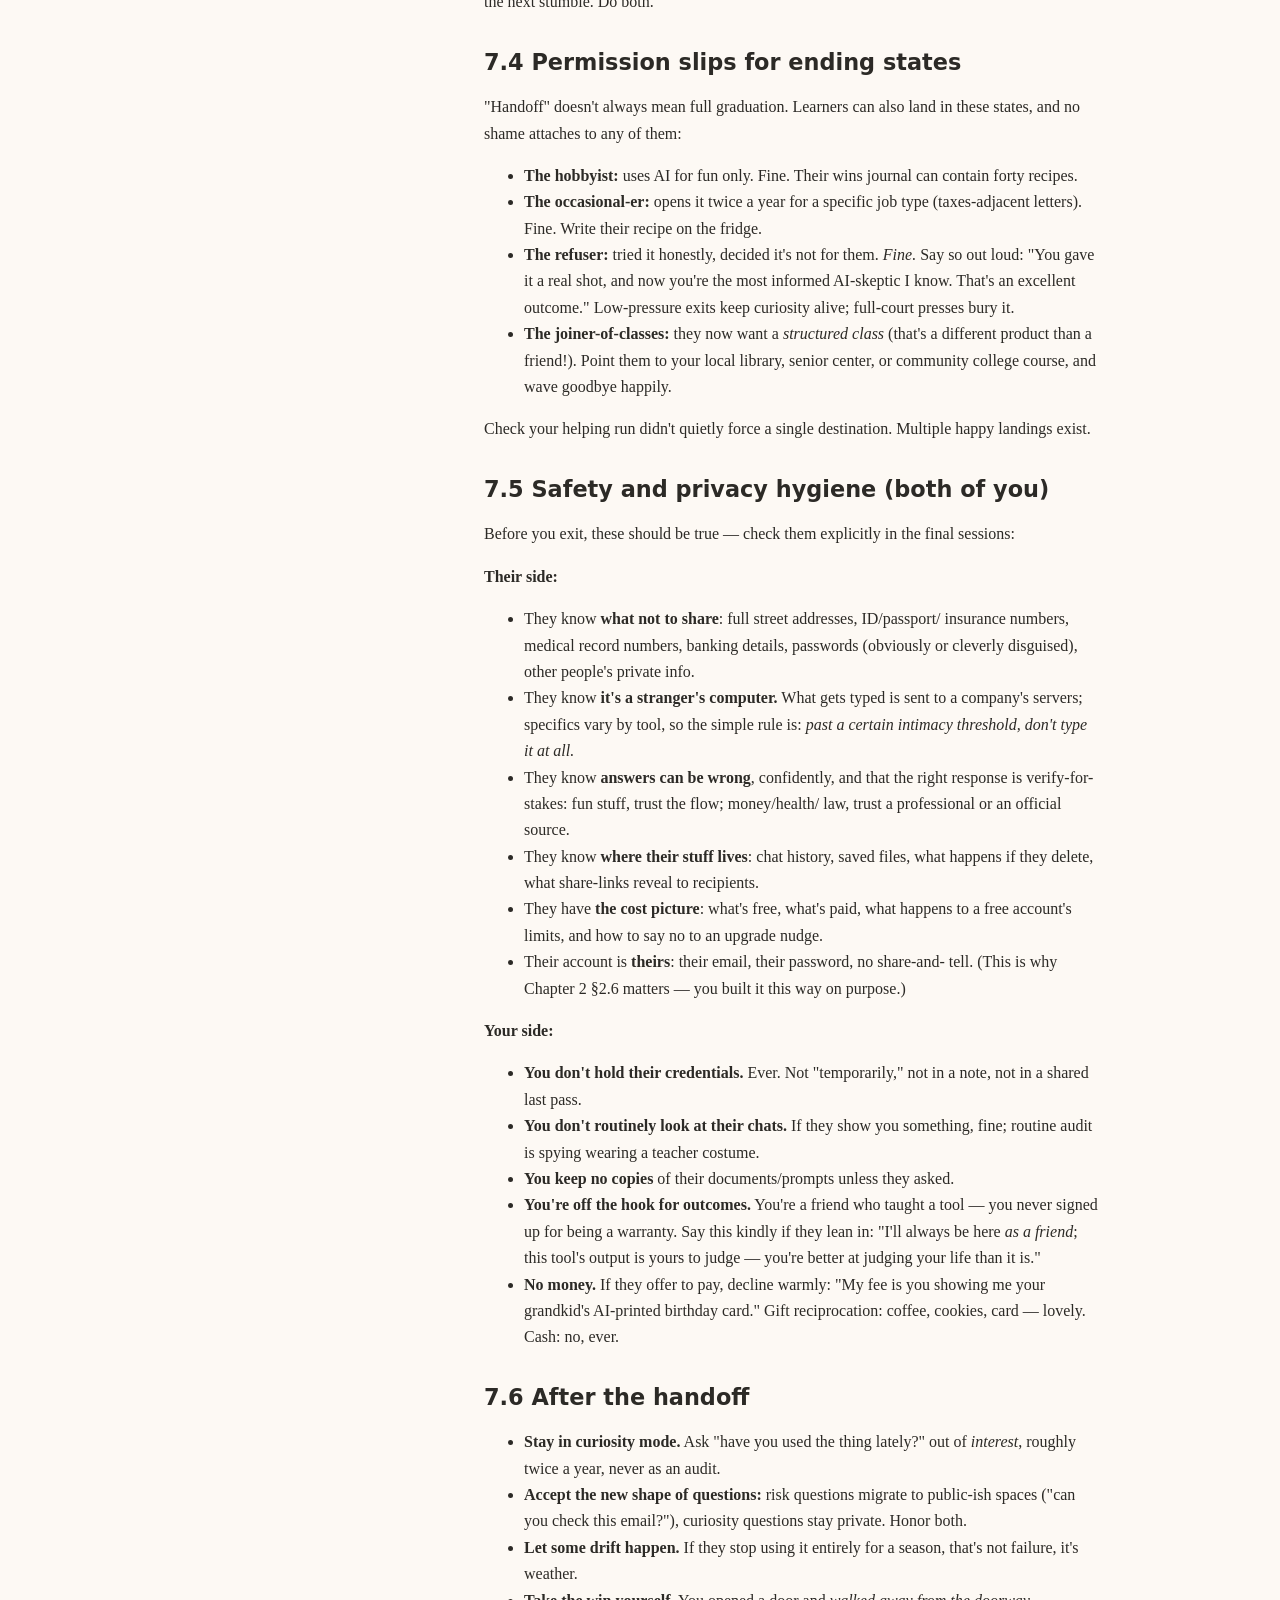
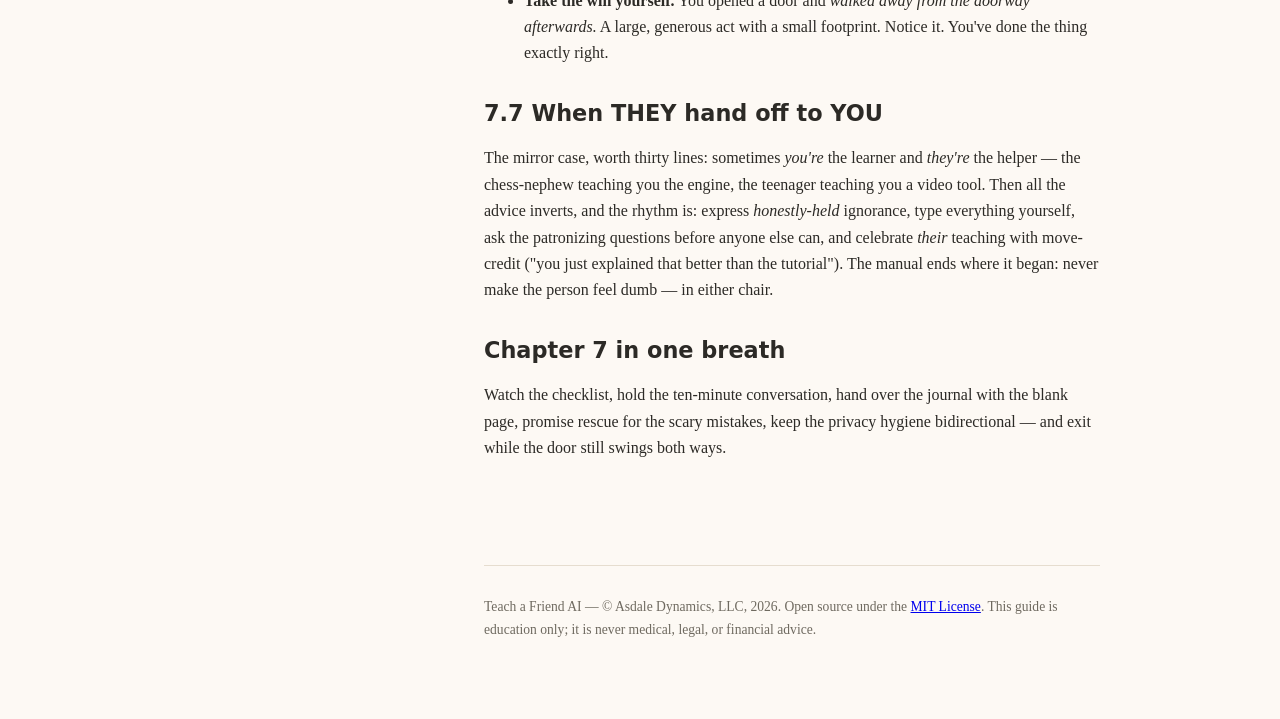
<file: site/07-hand-off-safely.html>
<!DOCTYPE html>
<html lang="en">
<head>
<meta charset="utf-8">
<meta name="viewport" content="width=device-width, initial-scale=1">
<title>Chapter 7 — Hand Off Safely — Teach a Friend AI</title>
<meta name="description" content="A warm, practical manual for helping one friend learn AI, one hour at a time. By Asdale Dynamics, LLC.">
<link rel="stylesheet" href="style.css">
<link rel="icon" href="data:image/svg+xml,%3Csvg xmlns='http://www.w3.org/2000/svg' viewBox='0 0 100 100'%3E%3Ctext y='0.9em' font-size='90'%3E%F0%9F%A4%9D%3C/text%3E%3C/svg%3E">
</head>
<body>
<nav class="site-nav">
  <a class="site-title" href="index.html"><strong>Teach a Friend AI</strong><span class="tagline">one friend, one hour at a time</span></a>
  <ul class="nav-list">
        <li><a href="index.html">Welcome</a></li>
        <li><a href="01-the-heart-of-helping.html">1. The Heart of Helping</a></li>
        <li><a href="02-prepare-the-hour.html">2. Prepare the Hour</a></li>
        <li><a href="03-pick-the-first-real-task.html">3. Pick the First Real Task</a></li>
        <li><a href="04-pace-for-the-learner.html">4. Pace for the Learner</a></li>
        <li><a href="05-run-the-session.html">5. Run the Session</a></li>
        <li><a href="06-celebrate-and-continue.html">6. Celebrate and Continue</a></li>
        <li><a href="07-hand-off-safely.html" aria-current="page">7. Hand Off Safely</a></li>
        <li><a href="08-scripts-and-cheat-sheets.html">8. Scripts and Cheat Sheets</a></li>
  </ul>
  <p class="nav-credit">A manual by Asdale Dynamics, LLC</p>
</nav>
<main class="content">
<h1 id="chapter-7-hand-off-safely">Chapter 7 — Hand Off Safely</h1>
<p>The helping run isn't done when your friend is competent. It's done when they
<em>own the journey</em> — and when you've made your exit without leaving a mess
behind. This chapter is the graceful ending: when to hand off, how to do it,
and how to make sure the whole thing stays safe and private.</p>
<h2 id="71-why-you-must-hand-off">7.1 Why you must hand off</h2>
<p>Staying past the peak helps nobody:</p>
<ul>
<li><strong>It steals their competence.</strong> Every question you answer forever is a
  question they stop learning to answer. The helper's unfinished job
  becomes their dependency.</li>
<li><strong>It exhausts you.</strong> Helpers burn out. Burned-out helpers get snappy. One
  sharp sentence and two years of trust evaporates.</li>
<li><strong>It distorts the friendship.</strong> Every hangout starts to orbit a
  laptop. Nobody wants to be <em>the project</em> of a friendship.</li>
</ul>
<p>The end state is beautiful and modest: <strong>they use AI on their own, mostly
without you — and when they ask you something now and then, it's out of
curiosity, not need.</strong></p>
<h2 id="72-the-signs-its-time-checklist">7.2 The signs it's time (checklist)</h2>
<p>Five or more of these mean the handoff conversation is due:</p>
<ul>
<li class="task"><span aria-hidden="true">☐</span> They solve the two-minute stumble alone — and keep going.</li>
<li class="task"><span aria-hidden="true">☐</span> They bring <em>their own</em> tasks to sessions now.</li>
<li class="task"><span aria-hidden="true">☐</span> They've corrected you at least once. (Gold. Worth pausing to enjoy.)</li>
<li class="task"><span aria-hidden="true">☐</span> Sessions feel a bit like small talk with a laptop open.</li>
<li class="task"><span aria-hidden="true">☐</span> They've used AI on something you know nothing about.</li>
<li class="task"><span aria-hidden="true">☐</span> They've made a thing they're proud of and <em>shown someone else</em>.</li>
<li class="task"><span aria-hidden="true">☐</span> They've settled privacy/what-not-to-share rules without prompting.</li>
<li class="task"><span aria-hidden="true">☐</span> They've helped <em>someone else</em> in their life do one thing.</li>
</ul>
<h2 id="73-the-handoff-conversation">7.3 The handoff conversation</h2>
<p>Ten minutes, at the end of a session (the handoff session, Chapter 6 §6.6).
Sitting across the table, no laptop open. Speak plainly:</p>
<blockquote>
<p>"You've got this now. The thing I've loved watching these last weeks is
that you don't need me for it anymore — that was the whole point. From
here, this thing is yours. If you ever hit something weird, ask me, but
you're the proud owner of this, not a student in it."</p>
</blockquote>
<p>Then make the ending <em>real</em> by marking it:</p>
<ul>
<li><strong>The ownership moment:</strong> hand over their wins journal, current one into
  their hands, not a "someday rebind." Tell them the next page is blank
  on purpose.</li>
<li><strong>The permission slip:</strong> name what they're now allowed to do <em>without
  telling you</em>: pick tasks, quit tools, ignore AI for a month, use it for
  jobs you'd never choose.</li>
<li><strong>The failure-proofing promise:</strong> "If something goes wrong — really
  wrong, a bill, a purchase, anything scary — call me even if you think
  you caused it. Honest mistakes are almost always fixable."</li>
<li><strong>The revised role:</strong> spell out the new you. "I'm not your AI guy.
  I'm the guy you can show cool stuff to whenever you want. I'll mostly
  say 'that's brilliant, how'd you do it?' and mean it."</li>
</ul>
<p>A handoff without a <em>moment</em> is a rumor; without a <em>promise</em>, it leaves
shame-flavored silence for the next stumble. Do both.</p>
<h2 id="74-permission-slips-for-ending-states">7.4 Permission slips for ending states</h2>
<p>"Handoff" doesn't always mean full graduation. Learners can also land in
these states, and no shame attaches to any of them:</p>
<ul>
<li><strong>The hobbyist:</strong> uses AI for fun only. Fine. Their wins journal can
  contain forty recipes.</li>
<li><strong>The occasional-er:</strong> opens it twice a year for a specific job type
  (taxes-adjacent letters). Fine. Write their recipe on the fridge.</li>
<li><strong>The refuser:</strong> tried it honestly, decided it's not for them. <em>Fine.</em>
  Say so out loud: "You gave it a real shot, and now you're the most
  informed AI-skeptic I know. That's an excellent outcome." Low-pressure
  exits keep curiosity alive; full-court presses bury it.</li>
<li><strong>The joiner-of-classes:</strong> they now want a <em>structured class</em> (that's a
  different product than a friend!). Point them to your local library,
  senior center, or community college course, and wave goodbye happily.</li>
</ul>
<p>Check your helping run didn't quietly force a single destination. Multiple happy
landings exist.</p>
<h2 id="75-safety-and-privacy-hygiene-both-of-you">7.5 Safety and privacy hygiene (both of you)</h2>
<p>Before you exit, these should be true — check them explicitly in the final
sessions:</p>
<p><strong>Their side:</strong></p>
<ul>
<li>They know <strong>what not to share</strong>: full street addresses, ID/passport/
  insurance numbers, medical record numbers, banking details, passwords
  (obviously or cleverly disguised), other people's private info.</li>
<li>They know <strong>it's a stranger's computer.</strong> What gets typed is sent to a
  company's servers; specifics vary by tool, so the simple rule is: <em>past
  a certain intimacy threshold, don't type it at all.</em></li>
<li>They know <strong>answers can be wrong</strong>, confidently, and that the right
  response is verify-for-stakes: fun stuff, trust the flow; money/health/
  law, trust a professional or an official source.</li>
<li>They know <strong>where their stuff lives</strong>: chat history, saved files, what
  happens if they delete, what share-links reveal to recipients.</li>
<li>They have <strong>the cost picture</strong>: what's free, what's paid, what happens
  to a free account's limits, and how to say no to an upgrade nudge.</li>
<li>Their account is <strong>theirs</strong>: their email, their password, no share-and-
  tell. (This is why Chapter 2 §2.6 matters — you built it this way on
  purpose.)</li>
</ul>
<p><strong>Your side:</strong></p>
<ul>
<li><strong>You don't hold their credentials.</strong> Ever. Not "temporarily," not in a
  note, not in a shared last pass.</li>
<li><strong>You don't routinely look at their chats.</strong> If they show you something,
  fine; routine audit is spying wearing a teacher costume.</li>
<li><strong>You keep no copies</strong> of their documents/prompts unless they asked.</li>
<li><strong>You're off the hook for outcomes.</strong> You're a friend who taught a tool —
  you never signed up for being a warranty. Say this kindly if they lean
  in: "I'll always be here <em>as a friend</em>; this tool's output is yours to
  judge — you're better at judging your life than it is."</li>
<li><strong>No money.</strong> If they offer to pay, decline warmly: "My fee is you
  showing me your grandkid's AI-printed birthday card." Gift reciprocation:
  coffee, cookies, card — lovely. Cash: no, ever.</li>
</ul>
<h2 id="76-after-the-handoff">7.6 After the handoff</h2>
<ul>
<li><strong>Stay in curiosity mode.</strong> Ask "have you used the thing lately?" out of
  <em>interest</em>, roughly twice a year, never as an audit.</li>
<li><strong>Accept the new shape of questions:</strong> risk questions migrate to
  public-ish spaces ("can you check this email?"), curiosity questions stay
  private. Honor both.</li>
<li><strong>Let some drift happen.</strong> If they stop using it entirely for a season,
  that's not failure, it's weather.</li>
<li><strong>Take the win yourself.</strong> You opened a door and <em>walked away from the
  doorway afterwards.</em> A large, generous act with a small footprint. Notice
  it. You've done the thing exactly right.</li>
</ul>
<h2 id="77-when-they-hand-off-to-you">7.7 When THEY hand off to YOU</h2>
<p>The mirror case, worth thirty lines: sometimes <em>you're</em> the learner and
<em>they're</em> the helper — the chess-nephew teaching you the engine, the
teenager teaching you a video tool. Then all the advice inverts, and the
rhythm is: express <em>honestly-held</em> ignorance, type everything yourself,
ask the patronizing questions before anyone else can, and celebrate <em>their</em>
teaching with move-credit ("you just explained that better than the
tutorial"). The manual ends where it began: never make the person feel
dumb — in either chair.</p>
<h2 id="chapter-7-in-one-breath">Chapter 7 in one breath</h2>
<p>Watch the checklist, hold the ten-minute conversation, hand over the journal
with the blank page, promise rescue for the scary mistakes, keep the privacy
hygiene bidirectional — and exit while the door still swings both ways.</p>
</main>
<footer class="site-footer">
  <p>Teach a Friend AI — © Asdale Dynamics, LLC, 2026. Open source under the <a href="https://opensource.org/licenses/MIT" rel="license">MIT License</a>. This guide is education only; it is never medical, legal, or financial advice.</p>
</footer>
</body>
</html>
</file>
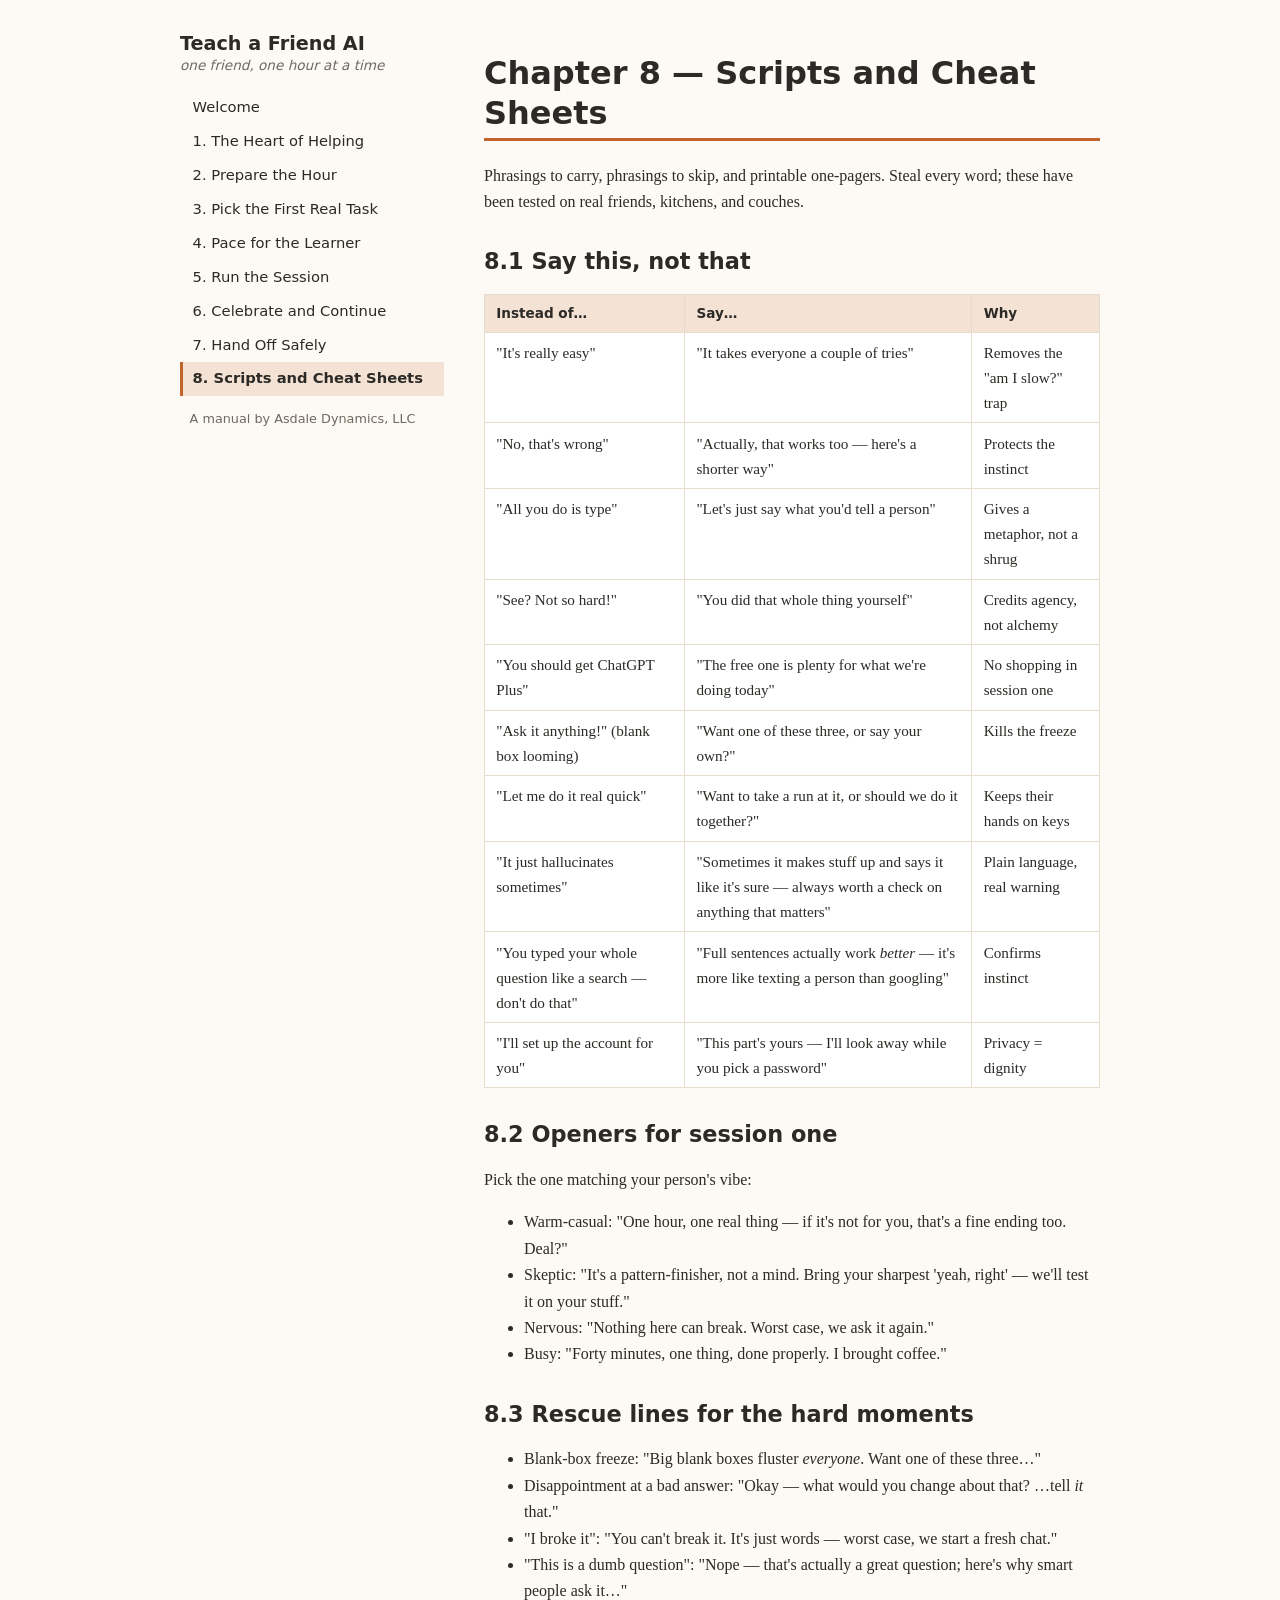
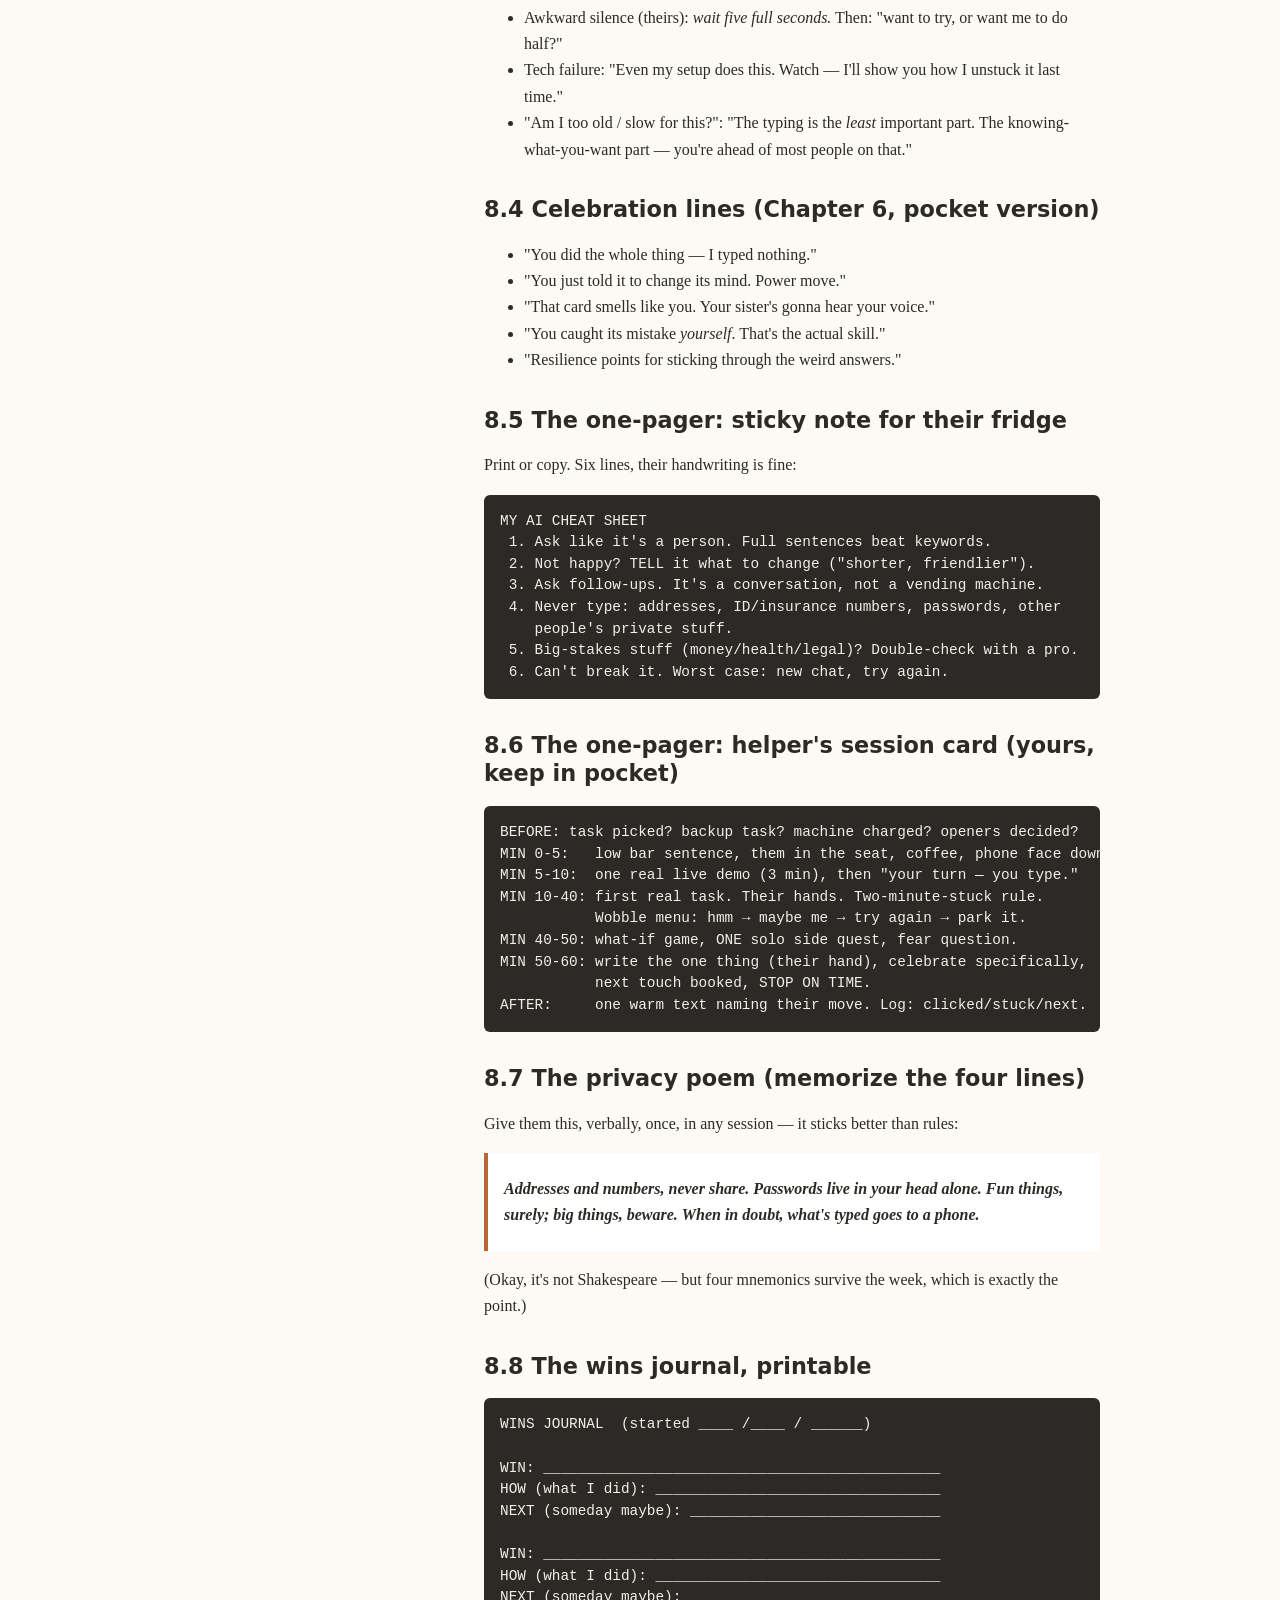
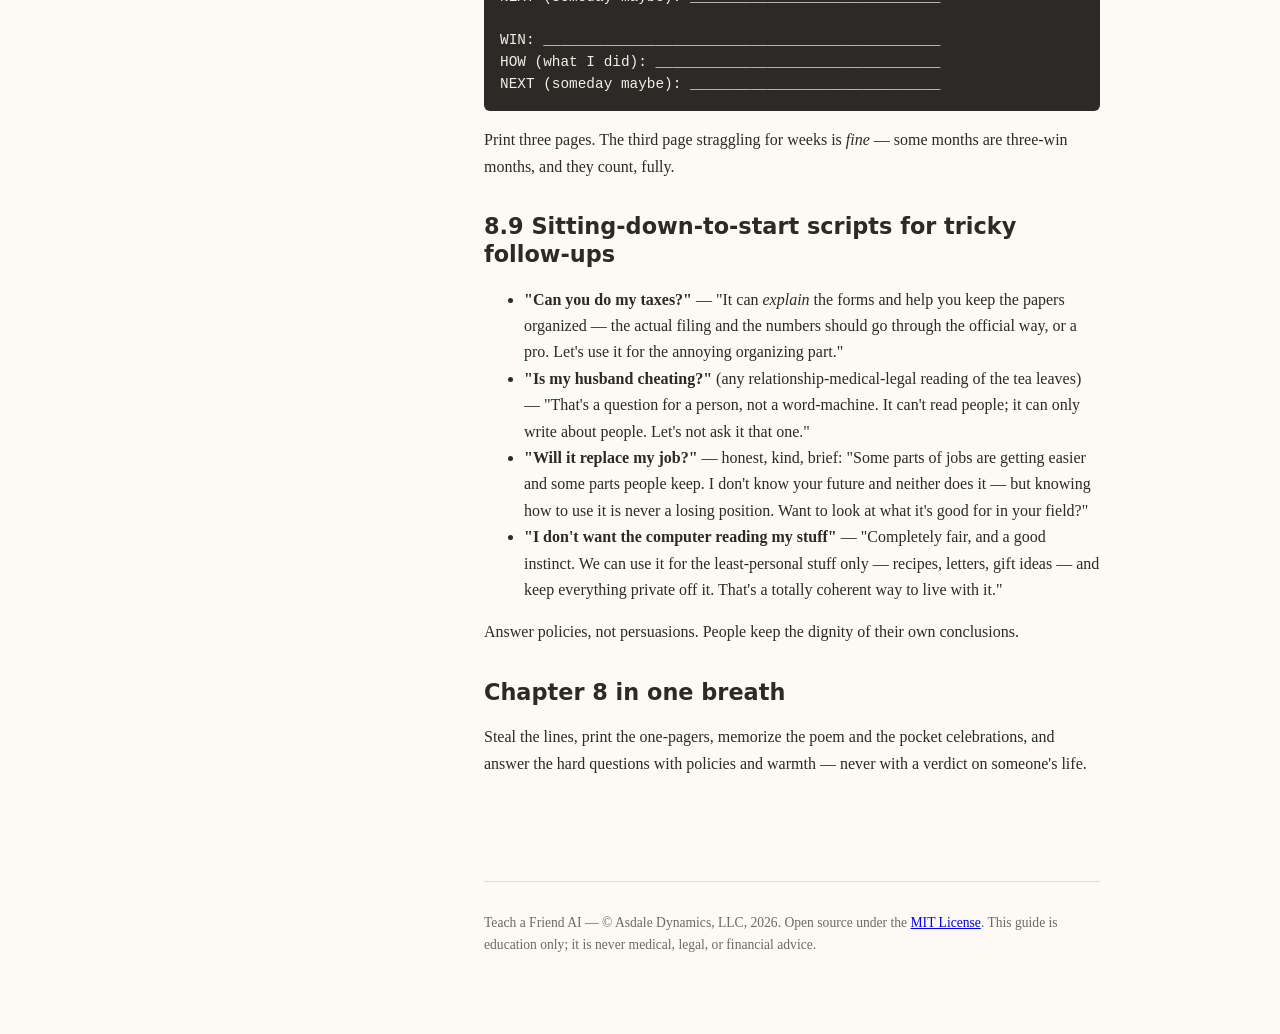
<file: site/08-scripts-and-cheat-sheets.html>
<!DOCTYPE html>
<html lang="en">
<head>
<meta charset="utf-8">
<meta name="viewport" content="width=device-width, initial-scale=1">
<title>Chapter 8 — Scripts and Cheat Sheets — Teach a Friend AI</title>
<meta name="description" content="A warm, practical manual for helping one friend learn AI, one hour at a time. By Asdale Dynamics, LLC.">
<link rel="stylesheet" href="style.css">
<link rel="icon" href="data:image/svg+xml,%3Csvg xmlns='http://www.w3.org/2000/svg' viewBox='0 0 100 100'%3E%3Ctext y='0.9em' font-size='90'%3E%F0%9F%A4%9D%3C/text%3E%3C/svg%3E">
</head>
<body>
<nav class="site-nav">
  <a class="site-title" href="index.html"><strong>Teach a Friend AI</strong><span class="tagline">one friend, one hour at a time</span></a>
  <ul class="nav-list">
        <li><a href="index.html">Welcome</a></li>
        <li><a href="01-the-heart-of-helping.html">1. The Heart of Helping</a></li>
        <li><a href="02-prepare-the-hour.html">2. Prepare the Hour</a></li>
        <li><a href="03-pick-the-first-real-task.html">3. Pick the First Real Task</a></li>
        <li><a href="04-pace-for-the-learner.html">4. Pace for the Learner</a></li>
        <li><a href="05-run-the-session.html">5. Run the Session</a></li>
        <li><a href="06-celebrate-and-continue.html">6. Celebrate and Continue</a></li>
        <li><a href="07-hand-off-safely.html">7. Hand Off Safely</a></li>
        <li><a href="08-scripts-and-cheat-sheets.html" aria-current="page">8. Scripts and Cheat Sheets</a></li>
  </ul>
  <p class="nav-credit">A manual by Asdale Dynamics, LLC</p>
</nav>
<main class="content">
<h1 id="chapter-8-scripts-and-cheat-sheets">Chapter 8 — Scripts and Cheat Sheets</h1>
<p>Phrasings to carry, phrasings to skip, and printable one-pagers. Steal every
word; these have been tested on real friends, kitchens, and couches.</p>
<h2 id="81-say-this-not-that">8.1 Say this, not that</h2>
<table>
<thead>
<tr>
<th>Instead of…</th>
<th>Say…</th>
<th>Why</th>
</tr>
</thead>
<tbody>
<tr>
<td>"It's really easy"</td>
<td>"It takes everyone a couple of tries"</td>
<td>Removes the "am I slow?" trap</td>
</tr>
<tr>
<td>"No, that's wrong"</td>
<td>"Actually, that works too — here's a shorter way"</td>
<td>Protects the instinct</td>
</tr>
<tr>
<td>"All you do is type"</td>
<td>"Let's just say what you'd tell a person"</td>
<td>Gives a metaphor, not a shrug</td>
</tr>
<tr>
<td>"See? Not so hard!"</td>
<td>"You did that whole thing yourself"</td>
<td>Credits agency, not alchemy</td>
</tr>
<tr>
<td>"You should get ChatGPT Plus"</td>
<td>"The free one is plenty for what we're doing today"</td>
<td>No shopping in session one</td>
</tr>
<tr>
<td>"Ask it anything!" (blank box looming)</td>
<td>"Want one of these three, or say your own?"</td>
<td>Kills the freeze</td>
</tr>
<tr>
<td>"Let me do it real quick"</td>
<td>"Want to take a run at it, or should we do it together?"</td>
<td>Keeps their hands on keys</td>
</tr>
<tr>
<td>"It just hallucinates sometimes"</td>
<td>"Sometimes it makes stuff up and says it like it's sure — always worth a check on anything that matters"</td>
<td>Plain language, real warning</td>
</tr>
<tr>
<td>"You typed your whole question like a search — don't do that"</td>
<td>"Full sentences actually work <em>better</em> — it's more like texting a person than googling"</td>
<td>Confirms instinct</td>
</tr>
<tr>
<td>"I'll set up the account for you"</td>
<td>"This part's yours — I'll look away while you pick a password"</td>
<td>Privacy = dignity</td>
</tr>
</tbody>
</table>
<h2 id="82-openers-for-session-one">8.2 Openers for session one</h2>
<p>Pick the one matching your person's vibe:</p>
<ul>
<li>Warm-casual: "One hour, one real thing — if it's not for you, that's a
  fine ending too. Deal?"</li>
<li>Skeptic: "It's a pattern-finisher, not a mind. Bring your sharpest
  'yeah, right' — we'll test it on your stuff."</li>
<li>Nervous: "Nothing here can break. Worst case, we ask it again."</li>
<li>Busy: "Forty minutes, one thing, done properly. I brought coffee."</li>
</ul>
<h2 id="83-rescue-lines-for-the-hard-moments">8.3 Rescue lines for the hard moments</h2>
<ul>
<li>Blank-box freeze: "Big blank boxes fluster <em>everyone</em>. Want one of these
  three…"</li>
<li>Disappointment at a bad answer: "Okay — what would you change about
  that? …tell <em>it</em> that."</li>
<li>"I broke it": "You can't break it. It's just words — worst case, we
  start a fresh chat."</li>
<li>"This is a dumb question": "Nope — that's actually a great question;
  here's why smart people ask it…"</li>
<li>Awkward silence (theirs): <em>wait five full seconds.</em> Then: "want to try,
  or want me to do half?"</li>
<li>Tech failure: "Even my setup does this. Watch — I'll show you how I
  unstuck it last time."</li>
<li>"Am I too old / slow for this?": "The typing is the <em>least</em> important
  part. The knowing-what-you-want part — you're ahead of most people on
  that."</li>
</ul>
<h2 id="84-celebration-lines-chapter-6-pocket-version">8.4 Celebration lines (Chapter 6, pocket version)</h2>
<ul>
<li>"You did the whole thing — I typed nothing."</li>
<li>"You just told it to change its mind. Power move."</li>
<li>"That card smells like you. Your sister's gonna hear your voice."</li>
<li>"You caught its mistake <em>yourself</em>. That's the actual skill."</li>
<li>"Resilience points for sticking through the weird answers."</li>
</ul>
<h2 id="85-the-one-pager-sticky-note-for-their-fridge">8.5 The one-pager: sticky note for their fridge</h2>
<p>Print or copy. Six lines, their handwriting is fine:</p>
<pre><code>MY AI CHEAT SHEET
 1. Ask like it's a person. Full sentences beat keywords.
 2. Not happy? TELL it what to change (&quot;shorter, friendlier&quot;).
 3. Ask follow-ups. It's a conversation, not a vending machine.
 4. Never type: addresses, ID/insurance numbers, passwords, other
    people's private stuff.
 5. Big-stakes stuff (money/health/legal)? Double-check with a pro.
 6. Can't break it. Worst case: new chat, try again.
</code></pre>
<h2 id="86-the-one-pager-helpers-session-card-yours-keep-in-pocket">8.6 The one-pager: helper's session card (yours, keep in pocket)</h2>
<pre><code>BEFORE: task picked? backup task? machine charged? openers decided?
MIN 0-5:   low bar sentence, them in the seat, coffee, phone face down.
MIN 5-10:  one real live demo (3 min), then &quot;your turn — you type.&quot;
MIN 10-40: first real task. Their hands. Two-minute-stuck rule.
           Wobble menu: hmm → maybe me → try again → park it.
MIN 40-50: what-if game, ONE solo side quest, fear question.
MIN 50-60: write the one thing (their hand), celebrate specifically,
           next touch booked, STOP ON TIME.
AFTER:     one warm text naming their move. Log: clicked/stuck/next.
</code></pre>
<h2 id="87-the-privacy-poem-memorize-the-four-lines">8.7 The privacy poem (memorize the four lines)</h2>
<p>Give them this, verbally, once, in any session — it sticks better than rules:</p>
<blockquote>
<p><strong>Addresses and numbers, never share.</strong>
<strong>Passwords live in your head alone.</strong>
<strong>Fun things, surely; big things, beware.</strong>
<strong>When in doubt, what's typed goes to a phone.</strong></p>
</blockquote>
<p>(Okay, it's not Shakespeare — but four mnemonics survive the week, which is
exactly the point.)</p>
<h2 id="88-the-wins-journal-printable">8.8 The wins journal, printable</h2>
<pre><code>WINS JOURNAL  (started ____ /____ / ______)

WIN: ______________________________________________
HOW (what I did): _________________________________
NEXT (someday maybe): _____________________________

WIN: ______________________________________________
HOW (what I did): _________________________________
NEXT (someday maybe): _____________________________

WIN: ______________________________________________
HOW (what I did): _________________________________
NEXT (someday maybe): _____________________________
</code></pre>
<p>Print three pages. The third page straggling for weeks is <em>fine</em> — some
months are three-win months, and they count, fully.</p>
<h2 id="89-sitting-down-to-start-scripts-for-tricky-follow-ups">8.9 Sitting-down-to-start scripts for tricky follow-ups</h2>
<ul>
<li><strong>"Can you do my taxes?"</strong> — "It can <em>explain</em> the forms and help you
  keep the papers organized — the actual filing and the numbers should go
  through the official way, or a pro. Let's use it for the annoying
  organizing part."</li>
<li><strong>"Is my husband cheating?"</strong> (any relationship-medical-legal reading of
  the tea leaves) — "That's a question for a person, not a word-machine.
  It can't read people; it can only write about people. Let's not ask it
  that one."</li>
<li><strong>"Will it replace my job?"</strong> — honest, kind, brief: "Some parts of jobs
  are getting easier and some parts people keep. I don't know your future
  and neither does it — but knowing how to use it is never a losing
  position. Want to look at what it's good for in your field?"</li>
<li><strong>"I don't want the computer reading my stuff"</strong> — "Completely fair, and
  a good instinct. We can use it for the least-personal stuff only —
  recipes, letters, gift ideas — and keep everything private off it.
  That's a totally coherent way to live with it."</li>
</ul>
<p>Answer policies, not persuasions. People keep the dignity of their own
conclusions.</p>
<h2 id="chapter-8-in-one-breath">Chapter 8 in one breath</h2>
<p>Steal the lines, print the one-pagers, memorize the poem and the pocket
celebrations, and answer the hard questions with policies and warmth —
never with a verdict on someone's life.</p>
</main>
<footer class="site-footer">
  <p>Teach a Friend AI — © Asdale Dynamics, LLC, 2026. Open source under the <a href="https://opensource.org/licenses/MIT" rel="license">MIT License</a>. This guide is education only; it is never medical, legal, or financial advice.</p>
</footer>
</body>
</html>
</file>
<file: site/style.css>
:root {
  --bg: #fdf9f4;
  --paper: #ffffff;
  --ink: #2c2a26;
  --muted: #6f6a60;
  --accent: #c2622d;
  --accent-soft: #f4e3d5;
  --line: #e6ddcf;
}

* { box-sizing: border-box; }

body {
  margin: 0 auto;
  max-width: 60em;
  display: grid;
  grid-template-columns: 16.5em 1fr;
  gap: 2.5rem;
  padding: 2rem 1.25rem 4rem;
  font-family: Georgia, "Times New Roman", serif;
  background: var(--bg);
  color: var(--ink);
  line-height: 1.65;
}

.site-nav {
  font-family: system-ui, -apple-system, "Segoe UI", sans-serif;
  font-size: 0.92rem;
  position: sticky;
  top: 2rem;
  align-self: start;
}

.site-title {
  display: block;
  color: var(--ink);
  text-decoration: none;
  font-size: 1.2rem;
  line-height: 1.3;
  margin-bottom: 0.25rem;
}

.site-title .tagline {
  display: block;
  color: var(--muted);
  font-size: 0.85rem;
  font-style: italic;
}

.nav-list { list-style: none; margin: 1rem 0 0.75rem; padding: 0; }
.nav-list li { margin: 0; }
.nav-list a {
  display: block;
  color: var(--ink);
  text-decoration: none;
  padding: 0.3rem 0.6rem;
  border-left: 3px solid transparent;
}
.nav-list a:hover { background: var(--accent-soft); }
.nav-list a[aria-current="page"] {
  border-left-color: var(--accent);
  font-weight: 600;
  background: var(--accent-soft);
}

.nav-credit { color: var(--muted); font-size: 0.8rem; padding-left: 0.6rem; }

.content { min-width: 0; }

.content h1, .content h2, .content h3 { font-family: system-ui, -apple-system, "Segoe UI", sans-serif; line-height: 1.25; }
.content h1 { font-size: 2rem; border-bottom: 3px solid var(--accent); padding-bottom: 0.3rem; }
.content h2 { font-size: 1.4rem; margin-top: 2rem; }
.content h3 { font-size: 1.05rem; margin-top: 1.4rem; }

.content a { color: var(--accent); }
.content blockquote {
  margin: 1rem 0;
  padding: 0.4rem 1rem;
  border-left: 4px solid var(--accent);
  background: var(--paper);
  font-style: italic;
}
.content table { border-collapse: collapse; width: 100%; margin: 1rem 0; background: var(--paper); font-size: 0.95rem; }
.content th, .content td { border: 1px solid var(--line); padding: 0.45rem 0.7rem; text-align: left; vertical-align: top; }
.content th { background: var(--accent-soft); font-family: system-ui, sans-serif; font-size: 0.85rem; }
.content pre {
  background: #2c2a26;
  color: #f3efe7;
  padding: 1rem;
  overflow-x: auto;
  border-radius: 6px;
  line-height: 1.5;
}
.content code { font-family: "SFMono-Regular", Consolas, monospace; font-size: 0.9em; }
.content p > code, .content li > code { background: var(--accent-soft); padding: 0.1em 0.35em; border-radius: 3px; }
.content ul.checkbox-list input[type="checkbox"] { margin-right: 0.4rem; }
.content li.task { list-style: none; margin-left: -1.2em; margin-bottom: 0.4rem; }

.site-footer {
  grid-column: 2;
  border-top: 1px solid var(--line);
  margin-top: 3rem;
  padding-top: 1rem;
  color: var(--muted);
  font-size: 0.85rem;
}

@media (max-width: 50em) {
  body { display: block; padding: 1rem 0.9rem 4rem; }
  .site-nav { position: static; }
  .site-footer { margin-top: 2rem; }
}
</file>
